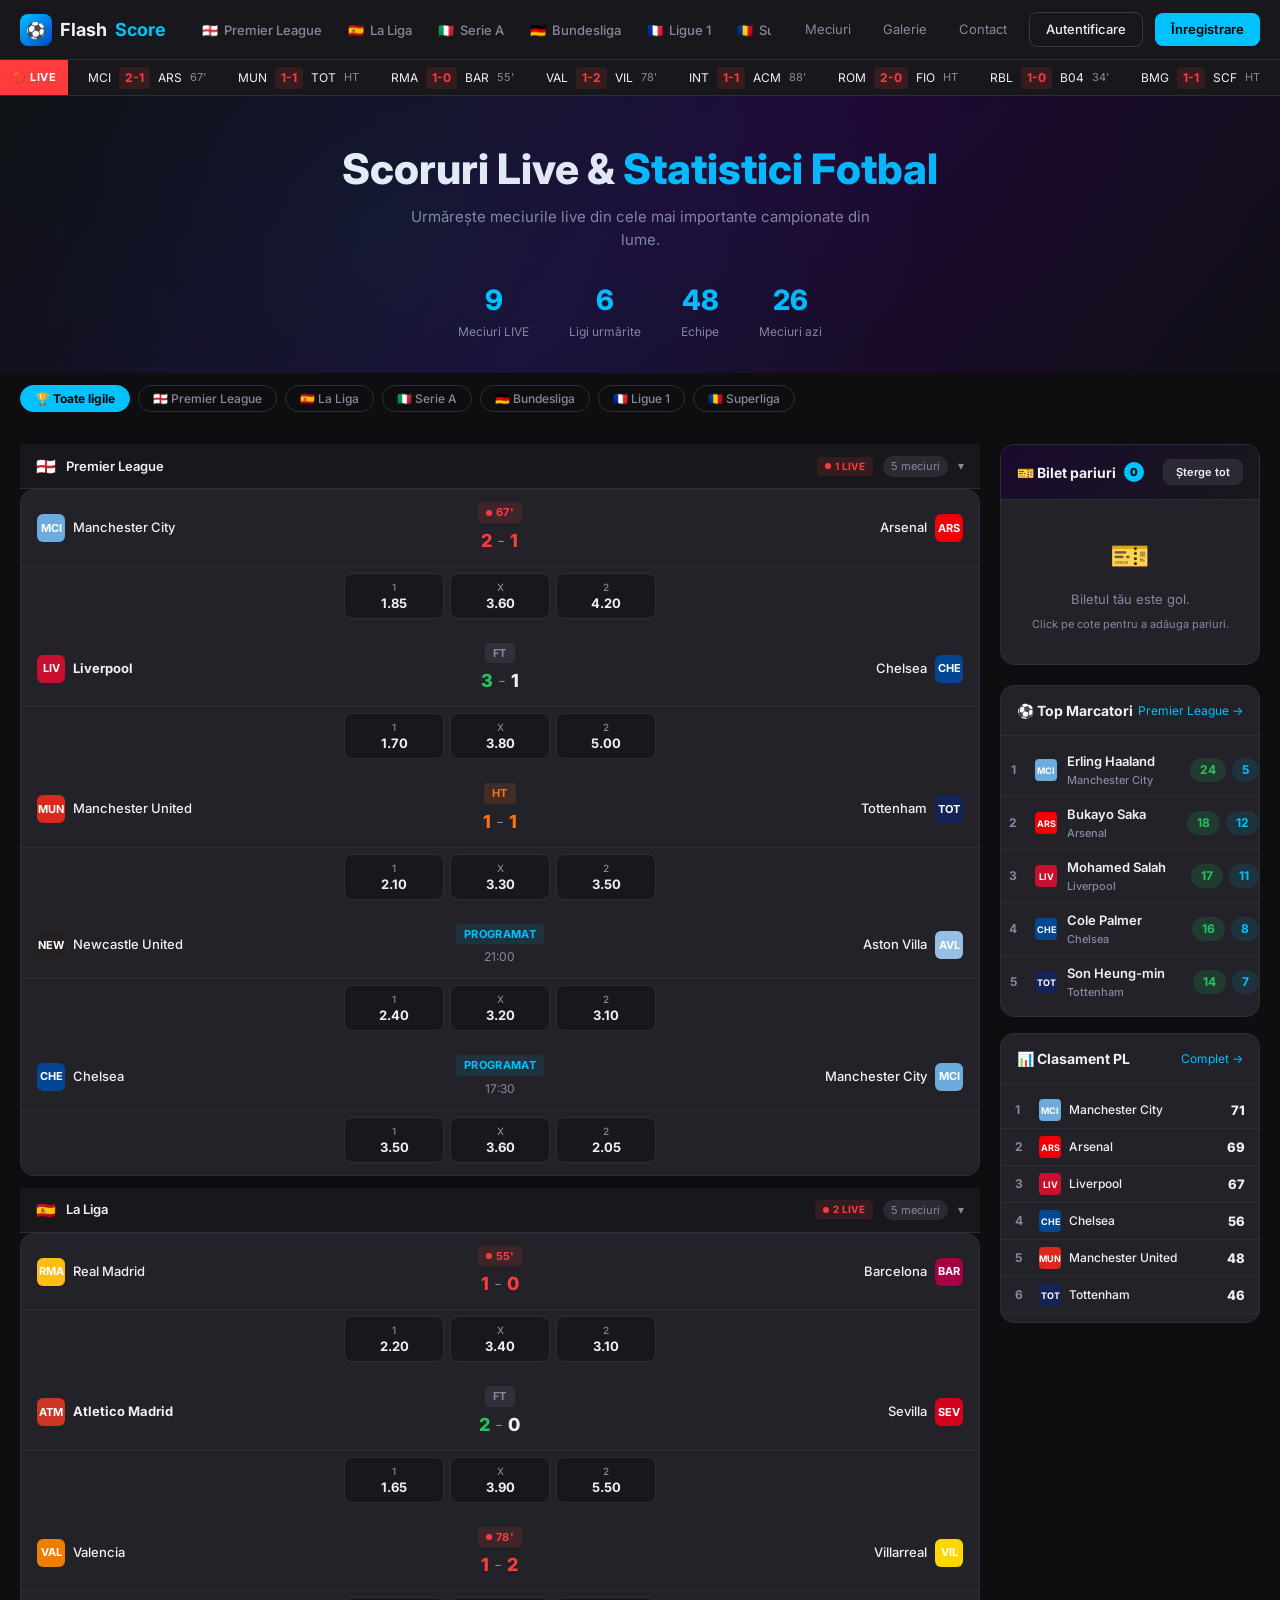
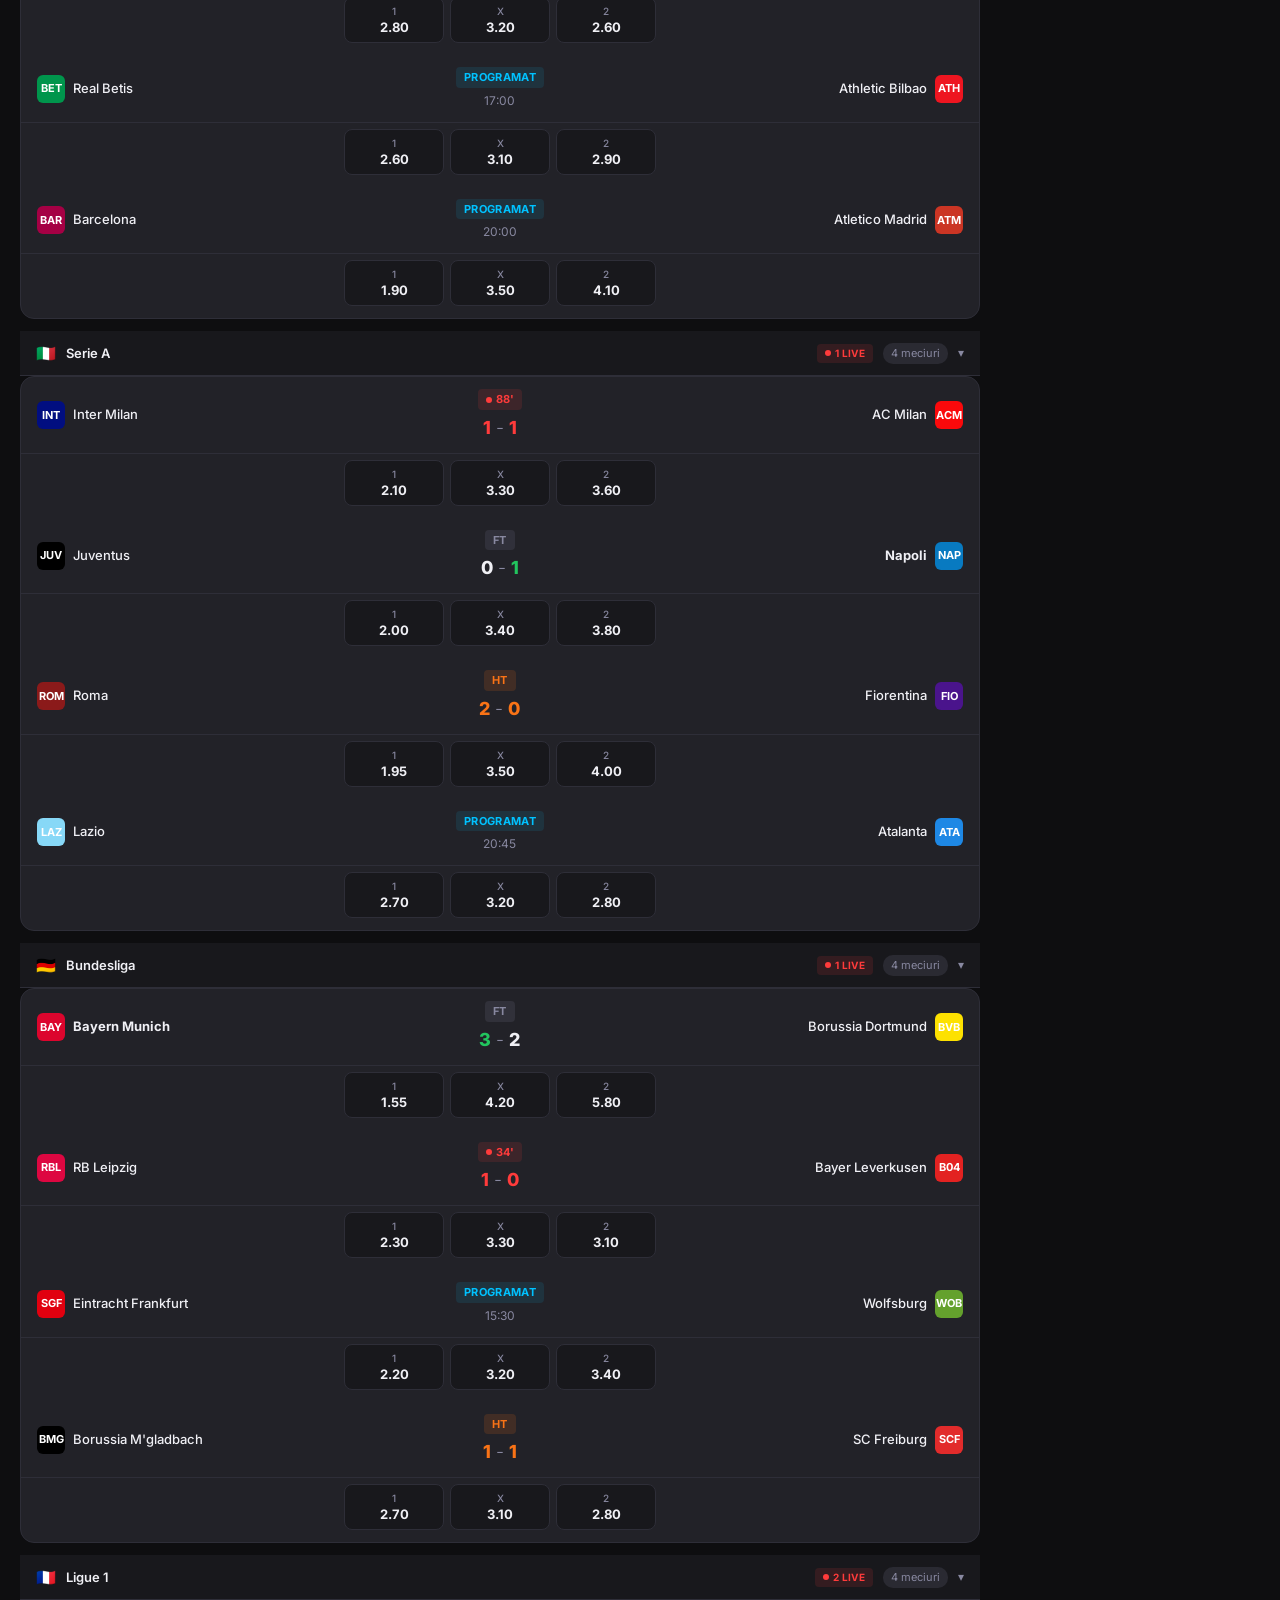
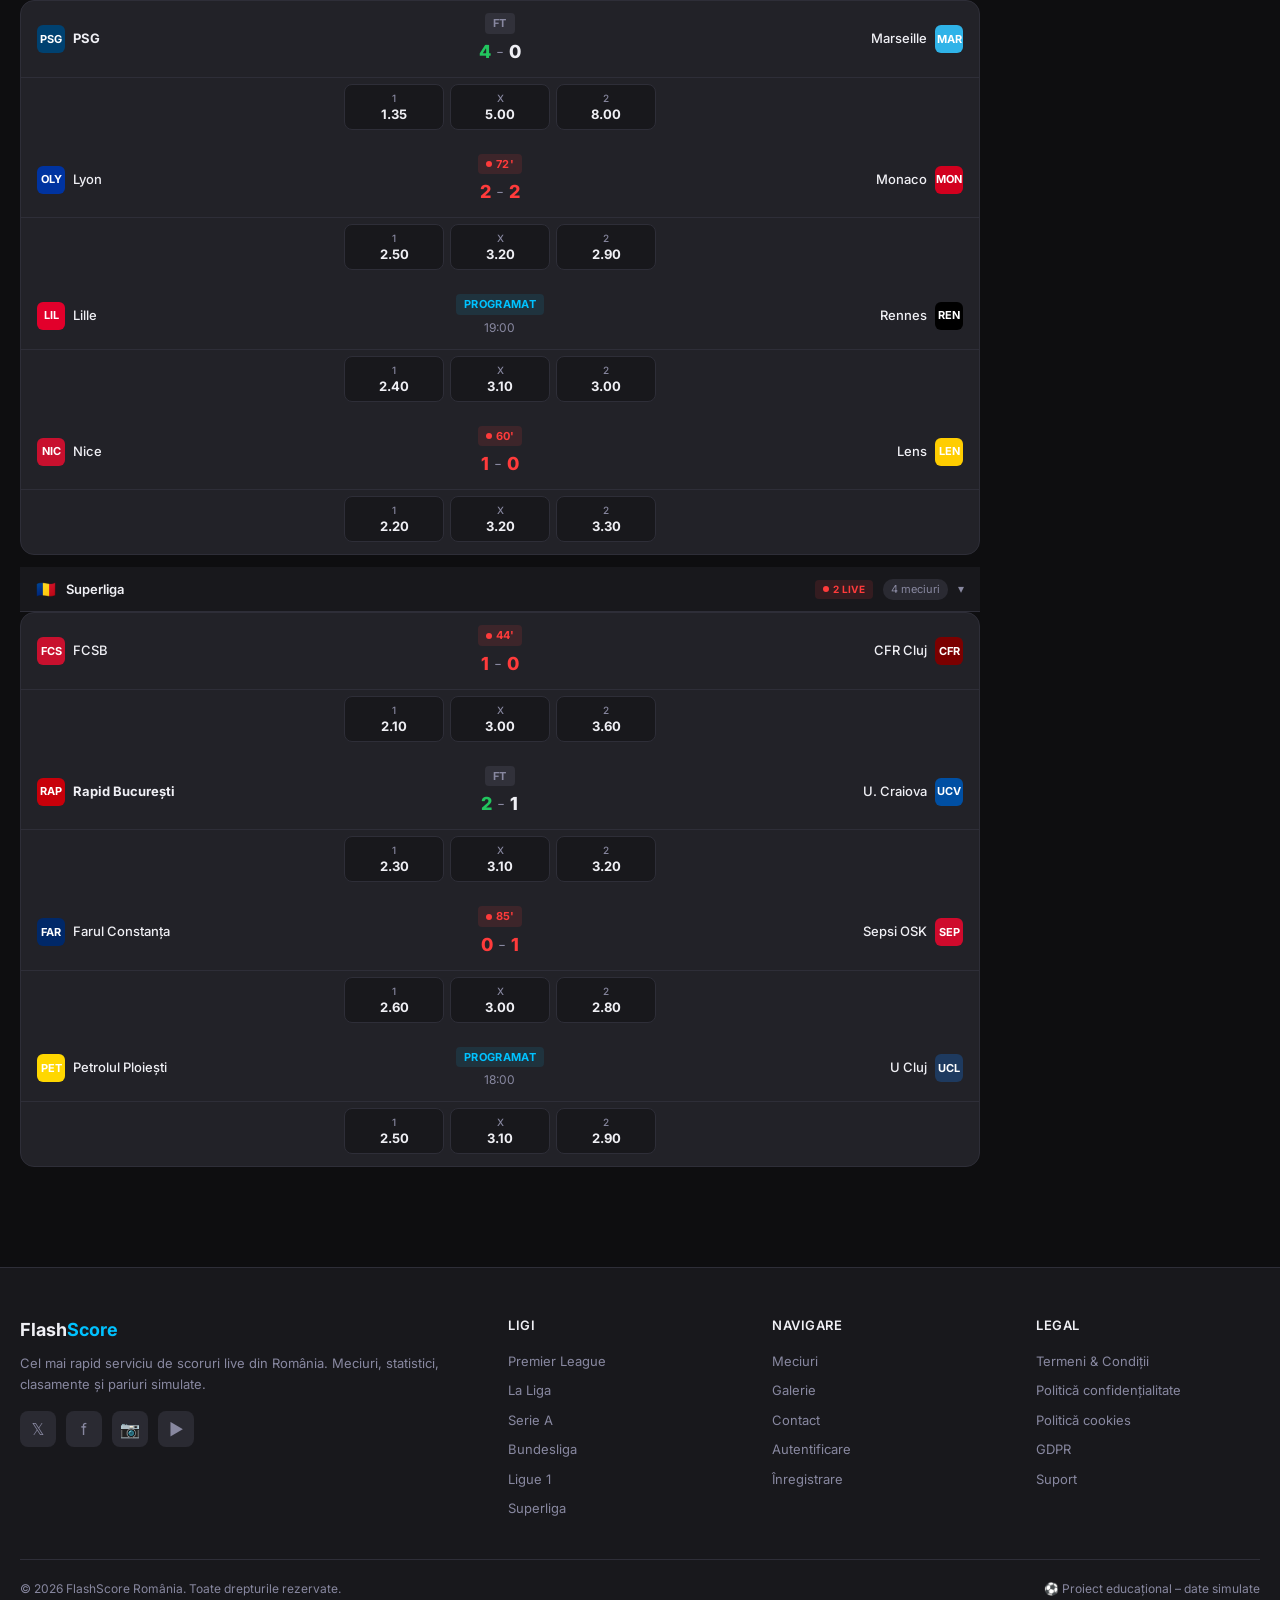
<file: index.html>
<!DOCTYPE html>
<html lang="ro">
<head>
  <meta charset="UTF-8">
  <meta name="viewport" content="width=device-width, initial-scale=1.0">
  <title>FlashScore România – Scoruri Live Fotbal</title>
  <link rel="stylesheet" href="css/main.css">
  <link rel="stylesheet" href="css/matches.css">
  <link rel="stylesheet" href="css/league.css">
</head>
<body>

<nav class="navbar"></nav>

<div class="ticker-bar">
  <div class="ticker-label">🔴 LIVE</div>
  <div class="ticker-content"></div>
</div>

<div class="page-wrapper">
  <!-- Hero -->
  <section class="hero">
    <div class="hero-title">Scoruri Live &amp; <span>Statistici Fotbal</span></div>
    <p class="hero-subtitle">Urmărește meciurile live din cele mai importante campionate din lume.</p>
    <div class="hero-stats">
      <div class="hero-stat"><div class="value" id="stat-live-count">6</div><div class="label">Meciuri LIVE</div></div>
      <div class="hero-stat"><div class="value">6</div><div class="label">Ligi urmărite</div></div>
      <div class="hero-stat"><div class="value">48</div><div class="label">Echipe</div></div>
      <div class="hero-stat"><div class="value">26</div><div class="label">Meciuri azi</div></div>
    </div>
  </section>

  <div class="container">
    <!-- League quick tabs -->
    <div class="filter-row" id="home-league-filter">
      <button class="filter-btn active" data-filter="all">🏆 Toate ligile</button>
      <button class="filter-btn" data-filter="pl">🏴󠁧󠁢󠁥󠁮󠁧󠁿 Premier League</button>
      <button class="filter-btn" data-filter="laliga">🇪🇸 La Liga</button>
      <button class="filter-btn" data-filter="seriea">🇮🇹 Serie A</button>
      <button class="filter-btn" data-filter="bundesliga">🇩🇪 Bundesliga</button>
      <button class="filter-btn" data-filter="ligue1">🇫🇷 Ligue 1</button>
      <button class="filter-btn" data-filter="superliga">🇷🇴 Superliga</button>
    </div>
  </div>

  <div class="layout-main">
    <!-- Matches column -->
    <div>
      <div id="matches-container"></div>
    </div>
    <!-- Sidebar -->
    <div>
      <!-- Betting slip -->
      <div id="betting-slip-mount"></div>

      <!-- Top scorers quick -->
      <div class="card mt-4" style="margin-top:20px">
        <div class="card-header">
          <span style="font-size:14px;font-weight:700">⚽ Top Marcatori</span>
          <a href="league.html?id=pl" style="font-size:12px;color:var(--accent)">Premier League →</a>
        </div>
        <div class="card-body" style="padding:8px 0" id="quick-scorers"></div>
      </div>

      <!-- Standings mini -->
      <div class="card" style="margin-top:16px">
        <div class="card-header">
          <span style="font-size:14px;font-weight:700">📊 Clasament PL</span>
          <a href="league.html?id=pl" style="font-size:12px;color:var(--accent)">Complet →</a>
        </div>
        <div id="mini-standings" style="padding:8px 0"></div>
      </div>
    </div>
  </div>
</div>

<!-- Footer -->
<footer>
  <div class="footer-grid">
    <div>
      <div class="footer-brand-text">Flash<span>Score</span></div>
      <p class="footer-desc">Cel mai rapid serviciu de scoruri live din România. Meciuri, statistici, clasamente și pariuri simulate.</p>
      <div class="social-links">
        <a href="contact.html" class="social-link" title="Twitter">𝕏</a>
        <a href="contact.html" class="social-link" title="Facebook">f</a>
        <a href="contact.html" class="social-link" title="Instagram">📷</a>
        <a href="contact.html" class="social-link" title="YouTube">▶</a>
      </div>
    </div>
    <div class="footer-col">
      <h4>Ligi</h4>
      <ul>
        <li><a href="league.html?id=pl">Premier League</a></li>
        <li><a href="league.html?id=laliga">La Liga</a></li>
        <li><a href="league.html?id=seriea">Serie A</a></li>
        <li><a href="league.html?id=bundesliga">Bundesliga</a></li>
        <li><a href="league.html?id=ligue1">Ligue 1</a></li>
        <li><a href="league.html?id=superliga">Superliga</a></li>
      </ul>
    </div>
    <div class="footer-col">
      <h4>Navigare</h4>
      <ul>
        <li><a href="matches.html">Meciuri</a></li>
        <li><a href="gallery.html">Galerie</a></li>
        <li><a href="contact.html">Contact</a></li>
        <li><a href="login.html">Autentificare</a></li>
        <li><a href="register.html">Înregistrare</a></li>
      </ul>
    </div>
    <div class="footer-col">
      <h4>Legal</h4>
      <ul>
        <li><a href="#">Termeni &amp; Condiții</a></li>
        <li><a href="#">Politică confidențialitate</a></li>
        <li><a href="#">Politică cookies</a></li>
        <li><a href="#">GDPR</a></li>
        <li><a href="contact.html">Suport</a></li>
      </ul>
    </div>
  </div>
  <div class="footer-bottom">
    <span>© 2026 FlashScore România. Toate drepturile rezervate.</span>
    <span>⚽ Proiect educațional – date simulate</span>
  </div>
</footer>

<div id="toast-container"></div>

<script src="js/data.js"></script>
<script src="js/app.js"></script>
<script src="js/matches.js"></script>
<script src="js/betting.js"></script>
<script>
  // Current filter
  let currentFilter = 'all';

  document.addEventListener('DOMContentLoaded', () => {
    // Inject betting slip
    document.getElementById('betting-slip-mount').innerHTML = buildBettingSlip();
    renderBetSlip();

    renderMatchesByFilter('all');
    renderQuickScorers();
    renderMiniStandings();
    simulateLiveUpdates();

    // Filter buttons
    document.querySelectorAll('#home-league-filter .filter-btn').forEach(btn => {
      btn.addEventListener('click', () => {
        document.querySelectorAll('#home-league-filter .filter-btn').forEach(b => b.classList.remove('active'));
        btn.classList.add('active');
        currentFilter = btn.dataset.filter;
        renderMatchesByFilter(currentFilter);
      });
    });

    // Live count
    const liveCount = MATCHES.filter(m => m.status === 'LIVE').length;
    document.getElementById('stat-live-count').textContent = liveCount;
  });

  function renderMatchesByFilter(filter) {
    const container = document.getElementById('matches-container');
    let matches = filter === 'all' ? [...MATCHES] : MATCHES.filter(m => m.leagueId === filter);

    const grouped = {};
    matches.forEach(m => {
      if (!grouped[m.leagueId]) grouped[m.leagueId] = [];
      grouped[m.leagueId].push(m);
    });

    container.innerHTML = Object.entries(grouped).map(([lgId, lgMatches]) => {
      const league = getLeague(lgId);
      const liveCount = lgMatches.filter(m => m.status === 'LIVE').length;
      return `
        <div class="league-section" id="section-${lgId}" style="margin-bottom:12px">
          <div class="league-header" onclick="toggleLeagueSection('${lgId}')">
            <span class="league-flag">${league?.flag || '🏆'}</span>
            <span class="league-name-text">${league?.name || lgId}</span>
            ${liveCount ? `<span class="badge badge-live" style="font-size:10px">${liveCount} LIVE</span>` : ''}
            <span class="league-match-count">${lgMatches.length} meciuri</span>
            <span class="league-toggle-icon">▾</span>
          </div>
          <div class="league-matches matches-wrapper">
            ${lgMatches.map(m => renderMatchCard(m)).join('')}
          </div>
        </div>`;
    }).join('');
  }

  function renderQuickScorers() {
    const container = document.getElementById('quick-scorers');
    if (!container) return;
    const scorers = (TOP_SCORERS['pl'] || []).slice(0, 5);
    const teams = TEAMS['pl'] || [];
    container.innerHTML = scorers.map((s, i) => {
      const team = teams.find(t => t.id === s.teamId);
      return `<div class="player-stat-row">
        <span class="player-rank">${i + 1}</span>
        ${renderTeamLogo(team, 'sm')}
        <div class="player-stat-name">
          <div style="font-size:13px;font-weight:600">${s.player}</div>
          <div class="player-stat-team">${team?.name || ''}</div>
        </div>
        <div class="stat-pills">
          <span class="stat-pill goals">${s.goals}</span>
          <span class="stat-pill assists">${s.assists}</span>
        </div>
      </div>`;
    }).join('');
  }

  function renderMiniStandings() {
    const container = document.getElementById('mini-standings');
    if (!container) return;
    const rows = (STANDINGS['pl'] || []).slice(0, 6);
    const teams = TEAMS['pl'] || [];
    container.innerHTML = rows.map(row => {
      const team = teams.find(t => t.id === row.teamId);
      return `<div style="display:flex;align-items:center;gap:8px;padding:7px 14px;border-bottom:1px solid var(--border)">
        <span style="font-size:12px;font-weight:700;color:var(--text-muted);width:16px">${row.pos}</span>
        ${renderTeamLogo(team, 'sm')}
        <span style="flex:1;font-size:12px;font-weight:500">${team?.name || row.teamId}</span>
        <span style="font-size:13px;font-weight:800">${row.pts}</span>
      </div>`;
    }).join('');
  }
</script>
</body>
</html>
</file>
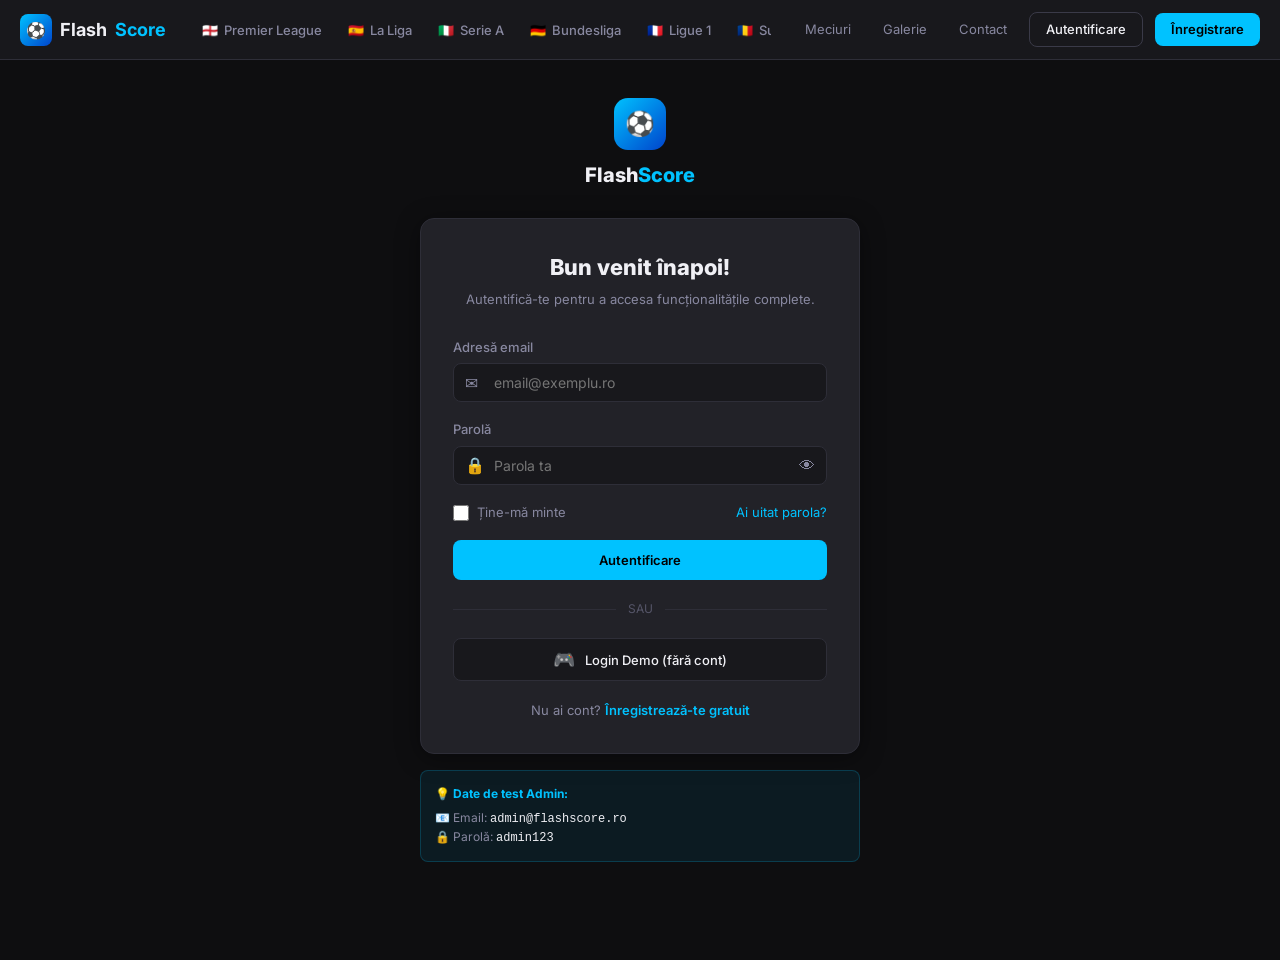
<file: admin.html>
<!DOCTYPE html>
<html lang="ro">
<head>
  <meta charset="UTF-8">
  <meta name="viewport" content="width=device-width, initial-scale=1.0">
  <title>Admin Panel – FlashScore România</title>
  <link rel="stylesheet" href="css/main.css">
  <link rel="stylesheet" href="css/admin.css">
</head>
<body>
<nav class="navbar"></nav>

<div class="page-wrapper no-ticker">
  <div class="admin-layout">
    <!-- Sidebar -->
    <aside class="admin-sidebar">
      <div class="admin-sidebar-title">Admin Panel</div>
      <button class="admin-nav-item active" data-admin-tab="dashboard">
        <span class="admin-nav-icon">📊</span> <span>Dashboard</span>
      </button>
      <button class="admin-nav-item" data-admin-tab="users">
        <span class="admin-nav-icon">👥</span> <span>Utilizatori</span>
      </button>
      <button class="admin-nav-item" data-admin-tab="matches">
        <span class="admin-nav-icon">⚽</span> <span>Meciuri</span>
      </button>
      <button class="admin-nav-item" data-admin-tab="leagues">
        <span class="admin-nav-icon">🏆</span> <span>Ligi</span>
      </button>
      <button class="admin-nav-item" data-admin-tab="bets">
        <span class="admin-nav-icon">🎫</span> <span>Pariuri</span>
      </button>
      <div class="admin-sidebar-divider"></div>
      <a href="index.html" class="admin-nav-item">
        <span class="admin-nav-icon">🏠</span> <span>Site</span>
      </a>
      <button class="admin-nav-item" onclick="logout()">
        <span class="admin-nav-icon">🚪</span> <span>Deconectare</span>
      </button>
    </aside>

    <!-- Main -->
    <main class="admin-main">

      <!-- Dashboard -->
      <div class="admin-page active" id="admin-dashboard">
        <div class="admin-header">
          <div>
            <h2>Dashboard</h2>
            <p>Bun venit! Iată o privire de ansamblu asupra platformei.</p>
          </div>
          <div style="font-size:13px;color:var(--text-muted)" id="admin-date"></div>
        </div>

        <div class="admin-stat-grid">
          <div class="admin-stat-card blue">
            <div class="stat-card-label">Utilizatori totali</div>
            <div class="stat-card-value blue" id="stat-users">0</div>
            <div class="stat-card-trend">+3 această săptămână</div>
            <div class="stat-card-icon">👥</div>
          </div>
          <div class="admin-stat-card green">
            <div class="stat-card-label">Meciuri LIVE</div>
            <div class="stat-card-value green" id="stat-live">0</div>
            <div class="stat-card-trend">Actualizat live</div>
            <div class="stat-card-icon">⚽</div>
          </div>
          <div class="admin-stat-card orange">
            <div class="stat-card-label">Bilete pariuri</div>
            <div class="stat-card-value orange" id="stat-bets">0</div>
            <div class="stat-card-trend">Sesiunea curentă</div>
            <div class="stat-card-icon">🎫</div>
          </div>
          <div class="admin-stat-card red">
            <div class="stat-card-label">Ligi active</div>
            <div class="stat-card-value red" id="stat-leagues">6</div>
            <div class="stat-card-trend">6 campionate</div>
            <div class="stat-card-icon">🏆</div>
          </div>
        </div>

        <div style="display:grid;grid-template-columns:1fr 1fr;gap:20px">
          <!-- Activity -->
          <div class="admin-table-card">
            <div class="admin-table-header"><h3>📋 Activitate recentă</h3></div>
            <div class="activity-log" id="activity-log"></div>
          </div>
          <!-- Chart -->
          <div class="admin-table-card">
            <div class="admin-table-header"><h3>📊 Meciuri per ligă</h3></div>
            <div class="chart-container" id="league-chart"></div>
          </div>
        </div>
      </div>

      <!-- Users -->
      <div class="admin-page" id="admin-users">
        <div class="admin-header">
          <div><h2>👥 Utilizatori</h2><p>Gestionează conturile utilizatorilor.</p></div>
          <button class="btn btn-primary" onclick="openAdminModal('Adaugă Utilizator','<div class=auth-form><div class=form-group><label>Nume</label><input type=text placeholder=\"Numele complet\"></div><div class=form-group><label>Email</label><input type=email placeholder=email></div><div class=form-group><label>Parolă</label><input type=password placeholder=Parola></div></div>',()=>{showToast(\'Utilizator adăugat (simulat) ✓\',\'success\');closeAdminModal();})">
            + Adaugă utilizator
          </button>
        </div>

        <div class="admin-table-card">
          <div class="admin-table-header">
            <h3>Lista utilizatorilor</h3>
            <div class="admin-table-actions">
              <div class="search-bar" style="max-width:220px">
                <span class="search-icon">🔍</span>
                <input type="text" placeholder="Caută utilizator..." oninput="filterUsersTable(this.value)">
              </div>
            </div>
          </div>
          <div style="overflow-x:auto">
            <table class="admin-table">
              <thead>
                <tr>
                  <th>#</th>
                  <th>Nume</th>
                  <th>Email</th>
                  <th>Rol</th>
                  <th>Status</th>
                  <th>Înregistrat</th>
                  <th>Acțiuni</th>
                </tr>
              </thead>
              <tbody id="users-tbody"></tbody>
            </table>
          </div>
        </div>
      </div>

      <!-- Matches -->
      <div class="admin-page" id="admin-matches">
        <div class="admin-header">
          <div><h2>⚽ Meciuri</h2><p>Gestionează meciurile și scorurile.</p></div>
          <div style="display:flex;gap:10px">
            <select id="admin-league-filter" onchange="filterAdminMatches()" style="width:auto;padding:8px 12px;font-size:13px">
              <option value="all">Toate ligile</option>
              ${LEAGUES?.map ? LEAGUES.map(l => `<option value="${l.id}">${l.flag} ${l.name}</option>`).join('') : ''}
            </select>
            <button class="btn btn-primary" onclick="showToast('Adăugare meci simulată ✓','success')">+ Adaugă meci</button>
          </div>
        </div>

        <div class="admin-table-card">
          <div class="admin-table-header"><h3>Lista meciurilor</h3></div>
          <div style="overflow-x:auto">
            <table class="admin-table">
              <thead>
                <tr>
                  <th>ID</th>
                  <th>Ligă</th>
                  <th>Acasă</th>
                  <th>Deplasare</th>
                  <th>Scor</th>
                  <th>Status</th>
                  <th>Data/Ora</th>
                  <th>Acțiuni</th>
                </tr>
              </thead>
              <tbody id="matches-tbody"></tbody>
            </table>
          </div>
        </div>
      </div>

      <!-- Leagues -->
      <div class="admin-page" id="admin-leagues">
        <div class="admin-header"><div><h2>🏆 Ligi</h2><p>Gestionează ligile disponibile.</p></div></div>
        <div style="display:grid;grid-template-columns:repeat(auto-fill,minmax(280px,1fr));gap:16px">
        </div>
      </div>

      <!-- Bets -->
      <div class="admin-page" id="admin-bets">
        <div class="admin-header"><div><h2>🎫 Pariuri</h2><p>Biletele plasate de utilizatori.</p></div></div>
        <div class="admin-table-card">
          <div class="admin-table-header"><h3>Bilete plasate</h3></div>
          <div class="card-body" id="admin-bets-list" style="padding:16px"></div>
        </div>
      </div>

    </main>
  </div>
</div>

<!-- Modal -->
<div class="admin-modal-overlay" id="admin-modal-overlay">
  <div class="admin-modal">
    <div class="admin-modal-header">
      <h3 id="admin-modal-title">Modal</h3>
      <button class="detail-close" onclick="closeAdminModal()">✕</button>
    </div>
    <div class="admin-modal-body" id="admin-modal-body"></div>
    <div class="admin-modal-footer">
      <button class="btn btn-secondary" onclick="closeAdminModal()">Anulare</button>
      <button class="btn btn-primary" id="admin-modal-confirm">Confirmă</button>
    </div>
  </div>
</div>

<div id="toast-container"></div>

<script src="js/data.js"></script>
<script src="js/app.js"></script>
<script src="js/admin.js"></script>
<script>
  document.addEventListener('DOMContentLoaded', () => {
    document.getElementById('admin-date').textContent = new Date().toLocaleDateString('ro-RO', { weekday:'long', year:'numeric', month:'long', day:'numeric' });

    // Leagues admin tab
    const lgGrid = document.querySelector('#admin-leagues .admin-page > div:last-child');
    if (lgGrid && LEAGUES) {
      lgGrid.innerHTML = LEAGUES.map(l => `
        <div class="admin-table-card" style="padding:20px">
          <div style="display:flex;align-items:center;gap:16px;margin-bottom:16px">
            <span style="font-size:36px">${l.flag}</span>
            <div>
              <div style="font-size:16px;font-weight:700">${l.name}</div>
              <div style="font-size:13px;color:var(--text-muted)">${l.country}</div>
            </div>
          </div>
          <div style="display:flex;gap:16px;font-size:13px;margin-bottom:14px">
            <span>⚽ ${MATCHES.filter(m => m.leagueId === l.id).length} meciuri</span>
            <span>👥 ${(TEAMS[l.id] || []).length} echipe</span>
            <span style="color:var(--live-color)">🔴 ${MATCHES.filter(m => m.leagueId === l.id && m.status === 'LIVE').length} live</span>
          </div>
          <div style="display:flex;gap:8px">
            <button class="action-btn edit" onclick="showToast('Editare ligă (simulat)','success')">✏️ Editare</button>
            <a href="league.html?id=${l.id}" class="action-btn view">👁 Vizualizare</a>
          </div>
        </div>`).join('');
    }

    // Bets tab
    const betsList = document.getElementById('admin-bets-list');
    if (betsList) {
      const history = JSON.parse(localStorage.getItem('fs_bet_history') || '[]');
      if (!history.length) {
        betsList.innerHTML = '<p style="color:var(--text-muted);font-size:13px">Nu există bilete plasate în sesiunea curentă.</p>';
      } else {
        betsList.innerHTML = history.map((b, i) => `
          <div class="bet-history-item">
            <div>
              <div style="font-size:13px;font-weight:600">Bilet #${i + 1} · ${b.bets.length} selecții · Cotă: ${b.odds.toFixed(2)}</div>
              <div style="font-size:11px;color:var(--text-muted)">${b.date} · Miză: ${b.stake} RON · Potențial: ${b.potential} RON</div>
            </div>
            <span class="status-badge active">Deschis</span>
          </div>`).join('');
      }
    }
  });

  function filterUsersTable(term) {
    document.querySelectorAll('#users-tbody tr').forEach(row => {
      row.style.display = row.textContent.toLowerCase().includes(term.toLowerCase()) ? '' : 'none';
    });
  }

  function filterAdminMatches() {
    const val = document.getElementById('admin-league-filter').value;
    document.querySelectorAll('#matches-tbody tr').forEach(row => {
      if (val === 'all') row.style.display = '';
      else row.style.display = row.innerHTML.toLowerCase().includes(val) ? '' : 'none';
    });
  }
</script>
</body>
</html>
</file>
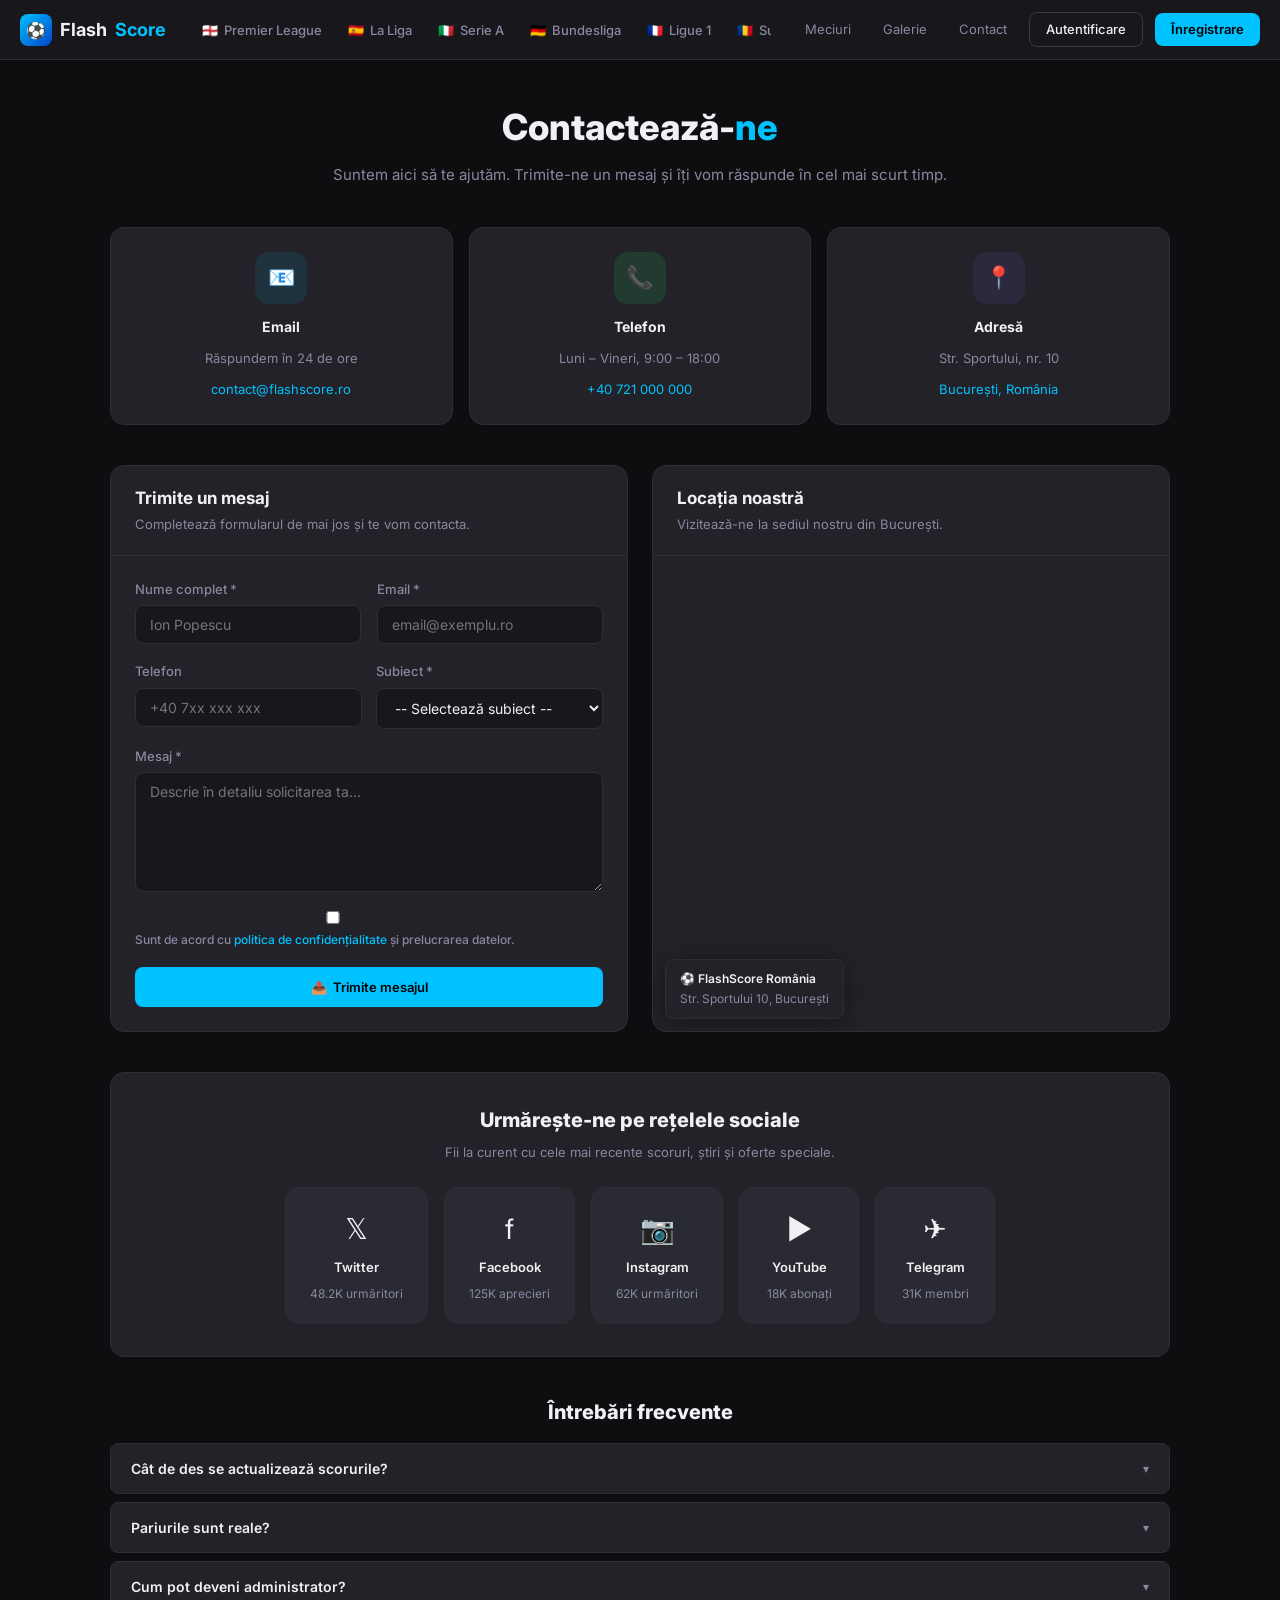
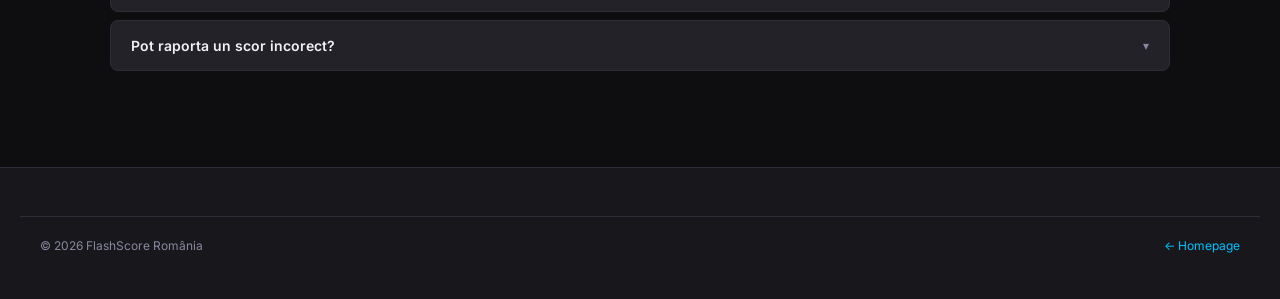
<file: contact.html>
<!DOCTYPE html>
<html lang="ro">
<head>
  <meta charset="UTF-8">
  <meta name="viewport" content="width=device-width, initial-scale=1.0">
  <title>Contact – FlashScore România</title>
  <link rel="stylesheet" href="css/main.css">
  <link rel="stylesheet" href="css/contact.css">
</head>
<body>
<nav class="navbar"></nav>

<div class="page-wrapper no-ticker">
  <div class="contact-page">

    <!-- Hero -->
    <div class="contact-hero">
      <h1>Contactează-<span>ne</span></h1>
      <p>Suntem aici să te ajutăm. Trimite-ne un mesaj și îți vom răspunde în cel mai scurt timp.</p>
    </div>

    <!-- Info Cards -->
    <div class="contact-info-grid">
      <div class="contact-info-card">
        <div class="contact-icon blue">📧</div>
        <h3>Email</h3>
        <p>Răspundem în 24 de ore</p>
        <a href="mailto:contact@flashscore.ro">contact@flashscore.ro</a>
      </div>
      <div class="contact-info-card">
        <div class="contact-icon green">📞</div>
        <h3>Telefon</h3>
        <p>Luni – Vineri, 9:00 – 18:00</p>
        <a href="tel:+40721000000">+40 721 000 000</a>
      </div>
      <div class="contact-info-card">
        <div class="contact-icon purple">📍</div>
        <h3>Adresă</h3>
        <p>Str. Sportului, nr. 10</p>
        <a href="#">București, România</a>
      </div>
    </div>

    <!-- Form + Map -->
    <div class="contact-grid">
      <!-- Form -->
      <div class="contact-form-card">
        <div class="contact-form-header">
          <h2>Trimite un mesaj</h2>
          <p>Completează formularul de mai jos și te vom contacta.</p>
        </div>
        <div class="contact-form-body">
          <form class="contact-form" id="contact-form" novalidate>
            <div class="form-row">
              <div class="form-group">
                <label for="c-name">Nume complet *</label>
                <input type="text" id="c-name" placeholder="Ion Popescu" required>
              </div>
              <div class="form-group">
                <label for="c-email">Email *</label>
                <input type="email" id="c-email" placeholder="email@exemplu.ro" required>
              </div>
            </div>
            <div class="form-subject-row">
              <div class="form-group">
                <label for="c-phone">Telefon</label>
                <input type="tel" id="c-phone" placeholder="+40 7xx xxx xxx">
              </div>
              <div class="form-group">
                <label for="c-subject">Subiect *</label>
                <select id="c-subject" required>
                  <option value="">-- Selectează subiect --</option>
                  <option>Informații generale</option>
                  <option>Problemă tehnică</option>
                  <option>Raportare eroare scor</option>
                  <option>Colaborare/Parteneriat</option>
                  <option>Reclamație</option>
                  <option>Altele</option>
                </select>
              </div>
            </div>
            <div class="form-group">
              <label for="c-message">Mesaj *</label>
              <textarea id="c-message" placeholder="Descrie în detaliu solicitarea ta..." required></textarea>
            </div>
            <div class="form-group" style="flex-direction:row;align-items:center">
              <label class="checkbox-label">
                <input type="checkbox" id="c-gdpr" required>
                <span style="font-size:12px">Sunt de acord cu <a href="#" style="color:var(--accent)">politica de confidențialitate</a> și prelucrarea datelor.</span>
              </label>
            </div>
            <button type="submit" class="btn btn-primary" style="padding:12px 28px">
              <span>📤</span> Trimite mesajul
            </button>
            <div class="contact-success-msg" id="contact-success">
              <span>✅</span>
              <span>Mesajul tău a fost trimis cu succes! Te vom contacta în maxim 24 de ore.</span>
            </div>
          </form>
        </div>
      </div>

      <!-- Map -->
      <div class="map-card">
        <div class="map-card-header">
          <h2>Locația noastră</h2>
          <p>Vizitează-ne la sediul nostru din București.</p>
        </div>
        <div class="map-embed-wrapper">
          <iframe
            src="https://www.google.com/maps/embed?pb=!1m18!1m12!1m3!1d2849.0152569624394!2d26.10252931556695!3d44.43560787910238!2m3!1f0!2f0!3f0!3m2!1i1024!2i768!4f13.1!3m3!1m2!1s0x40b1ff3d3b3b3b3b%3A0x0!2sBucharest%2C%20Romania!5e0!3m2!1sen!2sro!4v1620000000000!5m2!1sen!2sro"
            allowfullscreen=""
            loading="lazy"
            referrerpolicy="no-referrer-when-downgrade"
            title="Locatie FlashScore Romania - Bucuresti">
          </iframe>
          <div class="map-overlay-info">
            <div class="map-address-line">⚽ FlashScore România</div>
            <div class="map-address-sub">Str. Sportului 10, București</div>
          </div>
        </div>
      </div>
    </div>

    <!-- Social Media -->
    <div class="social-section">
      <h2>Urmărește-ne pe rețelele sociale</h2>
      <p>Fii la curent cu cele mai recente scoruri, știri și oferte speciale.</p>
      <div class="social-cards">
        <a href="#" class="social-card twitter">
          <span class="s-icon">𝕏</span>
          <span class="s-name">Twitter</span>
          <span class="s-count">48.2K urmăritori</span>
        </a>
        <a href="#" class="social-card facebook">
          <span class="s-icon">f</span>
          <span class="s-name">Facebook</span>
          <span class="s-count">125K aprecieri</span>
        </a>
        <a href="#" class="social-card instagram">
          <span class="s-icon">📷</span>
          <span class="s-name">Instagram</span>
          <span class="s-count">62K urmăritori</span>
        </a>
        <a href="#" class="social-card youtube">
          <span class="s-icon">▶</span>
          <span class="s-name">YouTube</span>
          <span class="s-count">18K abonați</span>
        </a>
        <a href="#" class="social-card telegram">
          <span class="s-icon">✈️</span>
          <span class="s-name">Telegram</span>
          <span class="s-count">31K membri</span>
        </a>
      </div>
    </div>

    <!-- FAQ -->
    <div class="faq-section">
      <h2>Întrebări frecvente</h2>
      <div class="faq-item">
        <button class="faq-question" onclick="toggleFaq(this)">
          <span>Cât de des se actualizează scorurile?</span>
          <span class="faq-chevron">▾</span>
        </button>
        <div class="faq-answer">Scorurile se actualizează la fiecare 30 secunde pentru meciurile live. Suntem una dintre cele mai rapide platforme de scoruri din România.</div>
      </div>
      <div class="faq-item">
        <button class="faq-question" onclick="toggleFaq(this)">
          <span>Pariurile sunt reale?</span>
          <span class="faq-chevron">▾</span>
        </button>
        <div class="faq-answer">Nu, sistemul de pariuri de pe FlashScore România este exclusiv simulat și educațional. Nu implică bani reali și nu este o platformă de gambling.</div>
      </div>
      <div class="faq-item">
        <button class="faq-question" onclick="toggleFaq(this)">
          <span>Cum pot deveni administrator?</span>
          <span class="faq-chevron">▾</span>
        </button>
        <div class="faq-answer">Rolul de administrator se acordă manual de echipa noastră. Contactează-ne prin formularul de mai sus pentru mai multe informații.</div>
      </div>
      <div class="faq-item">
        <button class="faq-question" onclick="toggleFaq(this)">
          <span>Pot raporta un scor incorect?</span>
          <span class="faq-chevron">▾</span>
        </button>
        <div class="faq-answer">Da! Folosește formularul de contact de mai sus și selectează subiectul "Raportare eroare scor". Echipa noastră va verifica și corecta în cel mai scurt timp.</div>
      </div>
    </div>

  </div>
</div>

<footer>
  <div class="footer-bottom" style="max-width:1280px;margin:0 auto;padding:20px">
    <span>© 2026 FlashScore România</span>
    <a href="index.html" style="color:var(--accent)">← Homepage</a>
  </div>
</footer>

<div id="toast-container"></div>

<script src="js/data.js"></script>
<script src="js/app.js"></script>
<script>
  document.getElementById('contact-form').addEventListener('submit', function(e) {
    e.preventDefault();
    const name = document.getElementById('c-name').value.trim();
    const email = document.getElementById('c-email').value.trim();
    const subject = document.getElementById('c-subject').value;
    const message = document.getElementById('c-message').value.trim();
    const gdpr = document.getElementById('c-gdpr').checked;

    if (!name || !email || !subject || !message) { showToast('Completează toate câmpurile obligatorii!', 'error'); return; }
    if (!gdpr) { showToast('Trebuie să accepți politica de confidențialitate!', 'error'); return; }
    if (!/^[^\s@]+@[^\s@]+\.[^\s@]+$/.test(email)) { showToast('Email invalid!', 'error'); return; }

    // Simulate send
    const btn = this.querySelector('button[type="submit"]');
    btn.textContent = '⏳ Se trimite...';
    btn.disabled = true;
    setTimeout(() => {
      document.getElementById('contact-success').classList.add('show');
      this.reset();
      btn.textContent = '📤 Trimite mesajul';
      btn.disabled = false;
    }, 1500);
  });

  function toggleFaq(btn) {
    const item = btn.closest('.faq-item');
    const isOpen = item.classList.contains('open');
    document.querySelectorAll('.faq-item').forEach(i => i.classList.remove('open'));
    if (!isOpen) item.classList.add('open');
  }
</script>
</body>
</html>
</file>
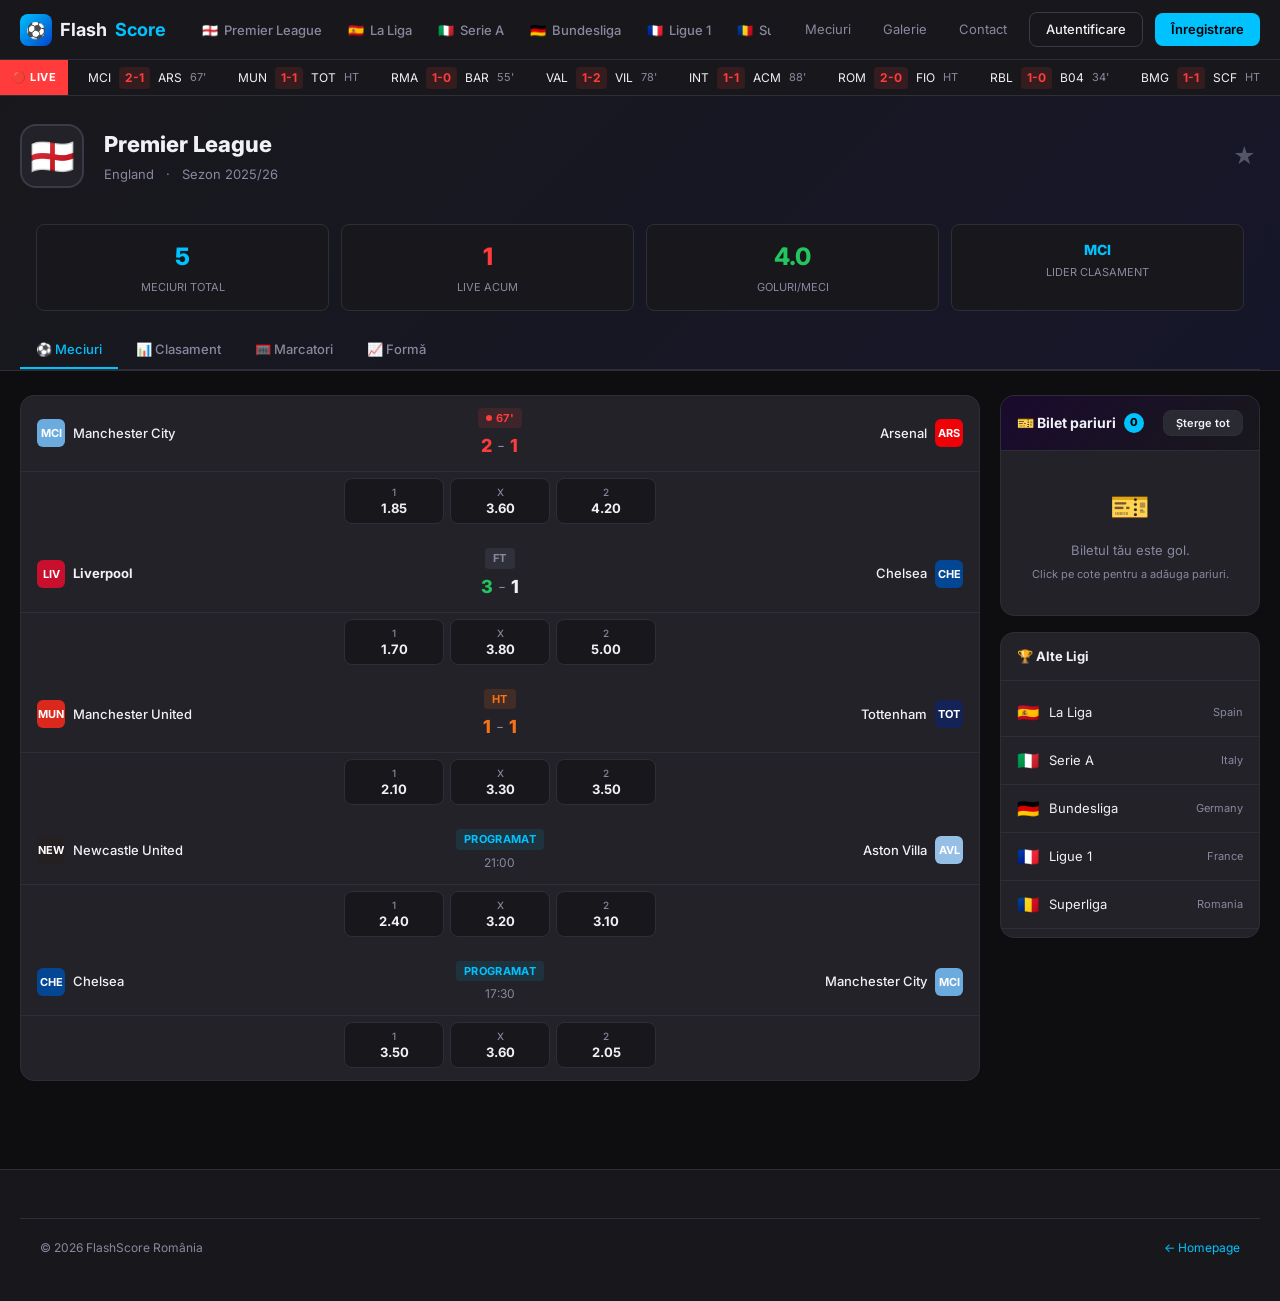
<file: league.html>
<!DOCTYPE html>
<html lang="ro">
<head>
  <meta charset="UTF-8">
  <meta name="viewport" content="width=device-width, initial-scale=1.0">
  <title>Ligă – FlashScore România</title>
  <link rel="stylesheet" href="css/main.css">
  <link rel="stylesheet" href="css/matches.css">
  <link rel="stylesheet" href="css/league.css">
</head>
<body>

<nav class="navbar"></nav>

<div class="ticker-bar">
  <div class="ticker-label">🔴 LIVE</div>
  <div class="ticker-content"></div>
</div>

<div class="page-wrapper">
  <!-- League Banner -->
  <div class="league-banner">
    <div class="league-banner-inner">
      <div class="league-banner-header">
        <div class="league-banner-logo">
          <span class="league-flag-icon" style="font-size:36px"></span>
        </div>
        <div class="league-banner-info">
          <h1>Ligă</h1>
          <div class="league-banner-meta">
            <span class="league-country-text">Țară</span>
            <span>·</span>
            <span>Sezon 2025/26</span>
          </div>
        </div>
        <div class="league-banner-fav">
          <button class="fav-btn" title="Adaugă ligă la favorite" style="font-size:22px">★</button>
        </div>
      </div>

      <!-- Stats row -->
      <div class="league-stats-row" id="league-stats-row"></div>

      <!-- Tabs -->
      <div class="tabs" style="margin-top:4px">
        <button class="tab-btn active" data-tab="league-matches-tab" onclick="switchLeagueTab(this,'league-matches-tab')">⚽ Meciuri</button>
        <button class="tab-btn" data-tab="standings-tab" onclick="switchLeagueTab(this,'standings-tab')">📊 Clasament</button>
        <button class="tab-btn" data-tab="scorers-tab" onclick="switchLeagueTab(this,'scorers-tab')">🥅 Marcatori</button>
        <button class="tab-btn" data-tab="form-tab" onclick="switchLeagueTab(this,'form-tab')">📈 Formă</button>
      </div>
    </div>
  </div>

  <div class="layout-main" style="padding-top:24px">
    <div>
      <div id="league-matches-tab" class="tab-content active"></div>
      <div id="standings-tab" class="tab-content"></div>
      <div id="scorers-tab" class="tab-content"></div>
      <div id="form-tab" class="tab-content"></div>
    </div>

    <div>
      <div id="betting-slip-mount"></div>

      <!-- Other leagues quick nav -->
      <div class="card" style="margin-top:16px">
        <div class="card-header"><span style="font-size:13px;font-weight:700">🏆 Alte Ligi</span></div>
        <div style="padding:8px 0" id="other-leagues"></div>
      </div>
    </div>
  </div>
</div>

<footer>
  <div class="footer-bottom" style="max-width:1280px;margin:0 auto;padding:20px">
    <span>© 2026 FlashScore România</span>
    <a href="index.html" style="color:var(--accent)">← Homepage</a>
  </div>
</footer>

<div id="toast-container"></div>

<script src="js/data.js"></script>
<script src="js/app.js"></script>
<script src="js/matches.js"></script>
<script src="js/betting.js"></script>
<script src="js/league.js"></script>
<script>
  function switchLeagueTab(btn, tabId) {
    document.querySelectorAll('.league-banner .tab-btn').forEach(b => b.classList.remove('active'));
    document.querySelectorAll('.tab-content').forEach(c => c.classList.remove('active'));
    btn.classList.add('active');
    document.getElementById(tabId)?.classList.add('active');
  }

  document.addEventListener('DOMContentLoaded', () => {
    document.getElementById('betting-slip-mount').innerHTML = buildBettingSlip();
    renderBetSlip();
    simulateLiveUpdates();

    // Other leagues nav
    const params = new URLSearchParams(window.location.search);
    const currentId = params.get('id') || 'pl';
    const othersEl = document.getElementById('other-leagues');
    if (othersEl) {
      othersEl.innerHTML = LEAGUES.filter(l => l.id !== currentId).map(l => `
        <a href="league.html?id=${l.id}" style="display:flex;align-items:center;gap:10px;padding:10px 16px;border-bottom:1px solid var(--border);font-size:13px;color:var(--text);transition:background .2s" onmouseover="this.style.background='var(--bg-hover)'" onmouseout="this.style.background=''">
          <span style="font-size:18px">${l.flag}</span>
          <span>${l.name}</span>
          <span style="margin-left:auto;color:var(--text-muted);font-size:11px">${l.country}</span>
        </a>`).join('');
    }
  });
</script>
</body>
</html>
</file>
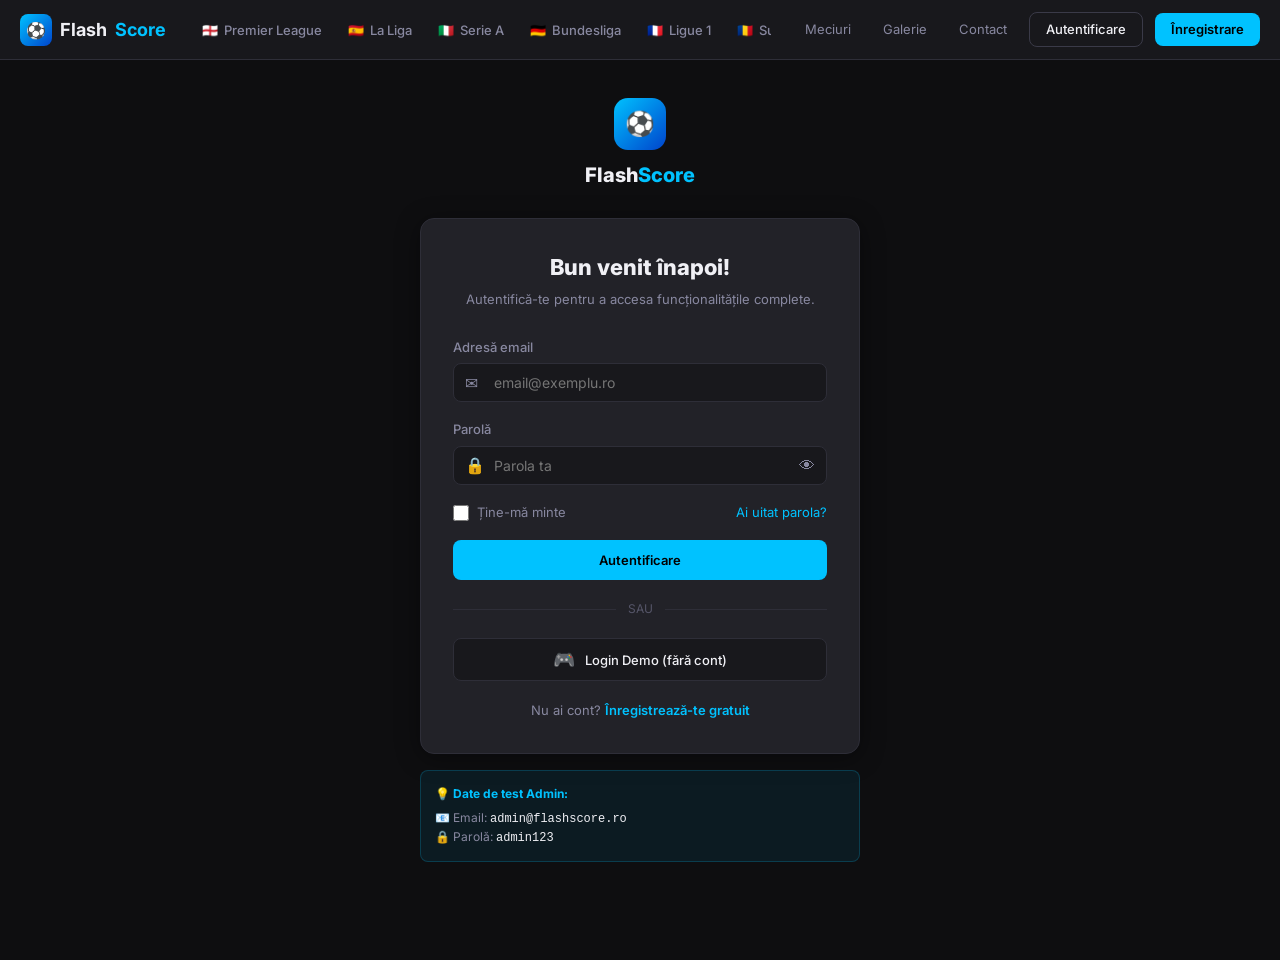
<file: login.html>
<!DOCTYPE html>
<html lang="ro">
<head>
  <meta charset="UTF-8">
  <meta name="viewport" content="width=device-width, initial-scale=1.0">
  <title>Autentificare – FlashScore România</title>
  <link rel="stylesheet" href="css/main.css">
  <link rel="stylesheet" href="css/auth.css">
</head>
<body>
<nav class="navbar"></nav>

<div class="page-wrapper no-ticker" style="display:flex;align-items:center;justify-content:center;min-height:calc(100vh - 60px)">
  <div class="auth-box">
    <div class="auth-logo">
      <div class="auth-logo-icon">⚽</div>
      <div class="auth-logo-text">Flash<span>Score</span></div>
    </div>

    <div class="auth-card">
      <h1 class="auth-title">Bun venit înapoi!</h1>
      <p class="auth-subtitle">Autentifică-te pentru a accesa funcționalitățile complete.</p>

      <form class="auth-form" id="login-form" novalidate>
        <div id="login-error" class="form-error" style="display:none;padding:10px 14px;background:var(--red-dim);border:1px solid var(--red);border-radius:var(--radius)"></div>

        <div class="form-group">
          <label for="login-email">Adresă email</label>
          <div class="input-with-icon">
            <span class="input-icon">✉️</span>
            <input type="email" id="login-email" placeholder="email@exemplu.ro" autocomplete="email" required>
          </div>
        </div>

        <div class="form-group">
          <label for="login-password">Parolă</label>
          <div class="input-with-icon">
            <span class="input-icon">🔒</span>
            <input type="password" id="login-password" placeholder="Parola ta" autocomplete="current-password" required>
            <button type="button" class="toggle-pw" onclick="togglePassword('login-password')" aria-label="Afișează parola">👁</button>
          </div>
        </div>

        <div class="auth-options">
          <label class="checkbox-label">
            <input type="checkbox" id="remember-me"> Ține-mă minte
          </label>
          <a href="#" class="forgot-link">Ai uitat parola?</a>
        </div>

        <button type="submit" class="btn btn-primary btn-full" style="padding:12px">Autentificare</button>
      </form>

      <div class="auth-divider" style="margin:20px 0">SAU</div>

      <button class="btn-google" onclick="demoLogin()">
        <span class="g-icon">🎮</span> Login Demo (fără cont)
      </button>

      <p class="auth-footer-text">
        Nu ai cont? <a href="register.html">Înregistrează-te gratuit</a>
      </p>
    </div>

    <!-- Demo credentials info -->
    <div style="margin-top:16px;background:rgba(0,194,255,0.08);border:1px solid rgba(0,194,255,0.2);border-radius:var(--radius);padding:14px;font-size:12px;color:var(--text-muted)">
      <div style="font-weight:700;color:var(--accent);margin-bottom:6px">💡 Date de test Admin:</div>
      <div>📧 Email: <code style="color:var(--text)">admin@flashscore.ro</code></div>
      <div>🔒 Parolă: <code style="color:var(--text)">admin123</code></div>
    </div>
  </div>
</div>

<div id="toast-container"></div>

<script src="js/data.js"></script>
<script src="js/app.js"></script>
<script src="js/auth.js"></script>
<script>
  // Redirect if already logged in
  document.addEventListener('DOMContentLoaded', () => {
    if (isLoggedIn()) window.location.href = 'index.html';
  });

  function demoLogin() {
    const demoUser = { name: 'Demo User', email: 'demo@flashscore.ro', role: 'user', joined: '2026-04-17' };
    localStorage.setItem('fs_user', JSON.stringify(demoUser));
    showToast('Logat ca Demo User ✓', 'success');
    setTimeout(() => window.location.href = 'index.html', 800);
  }
</script>
</body>
</html>
</file>
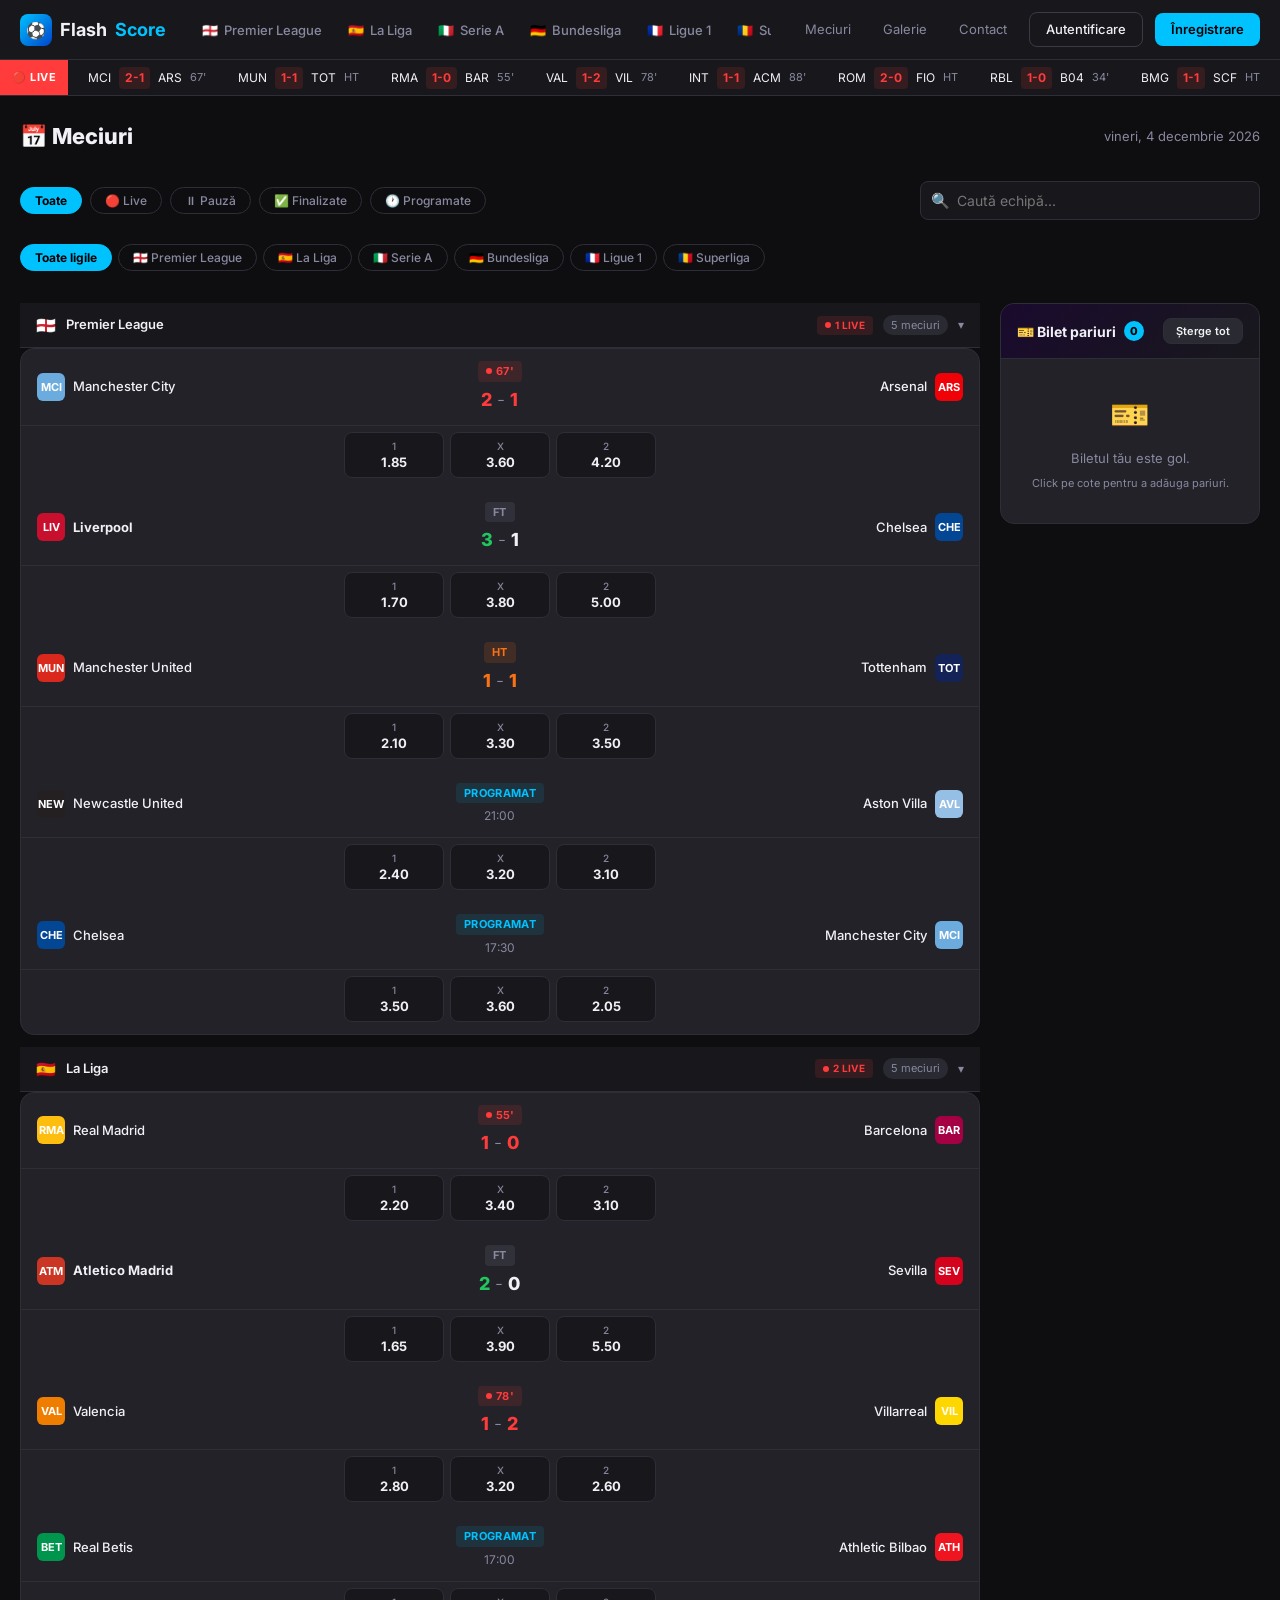
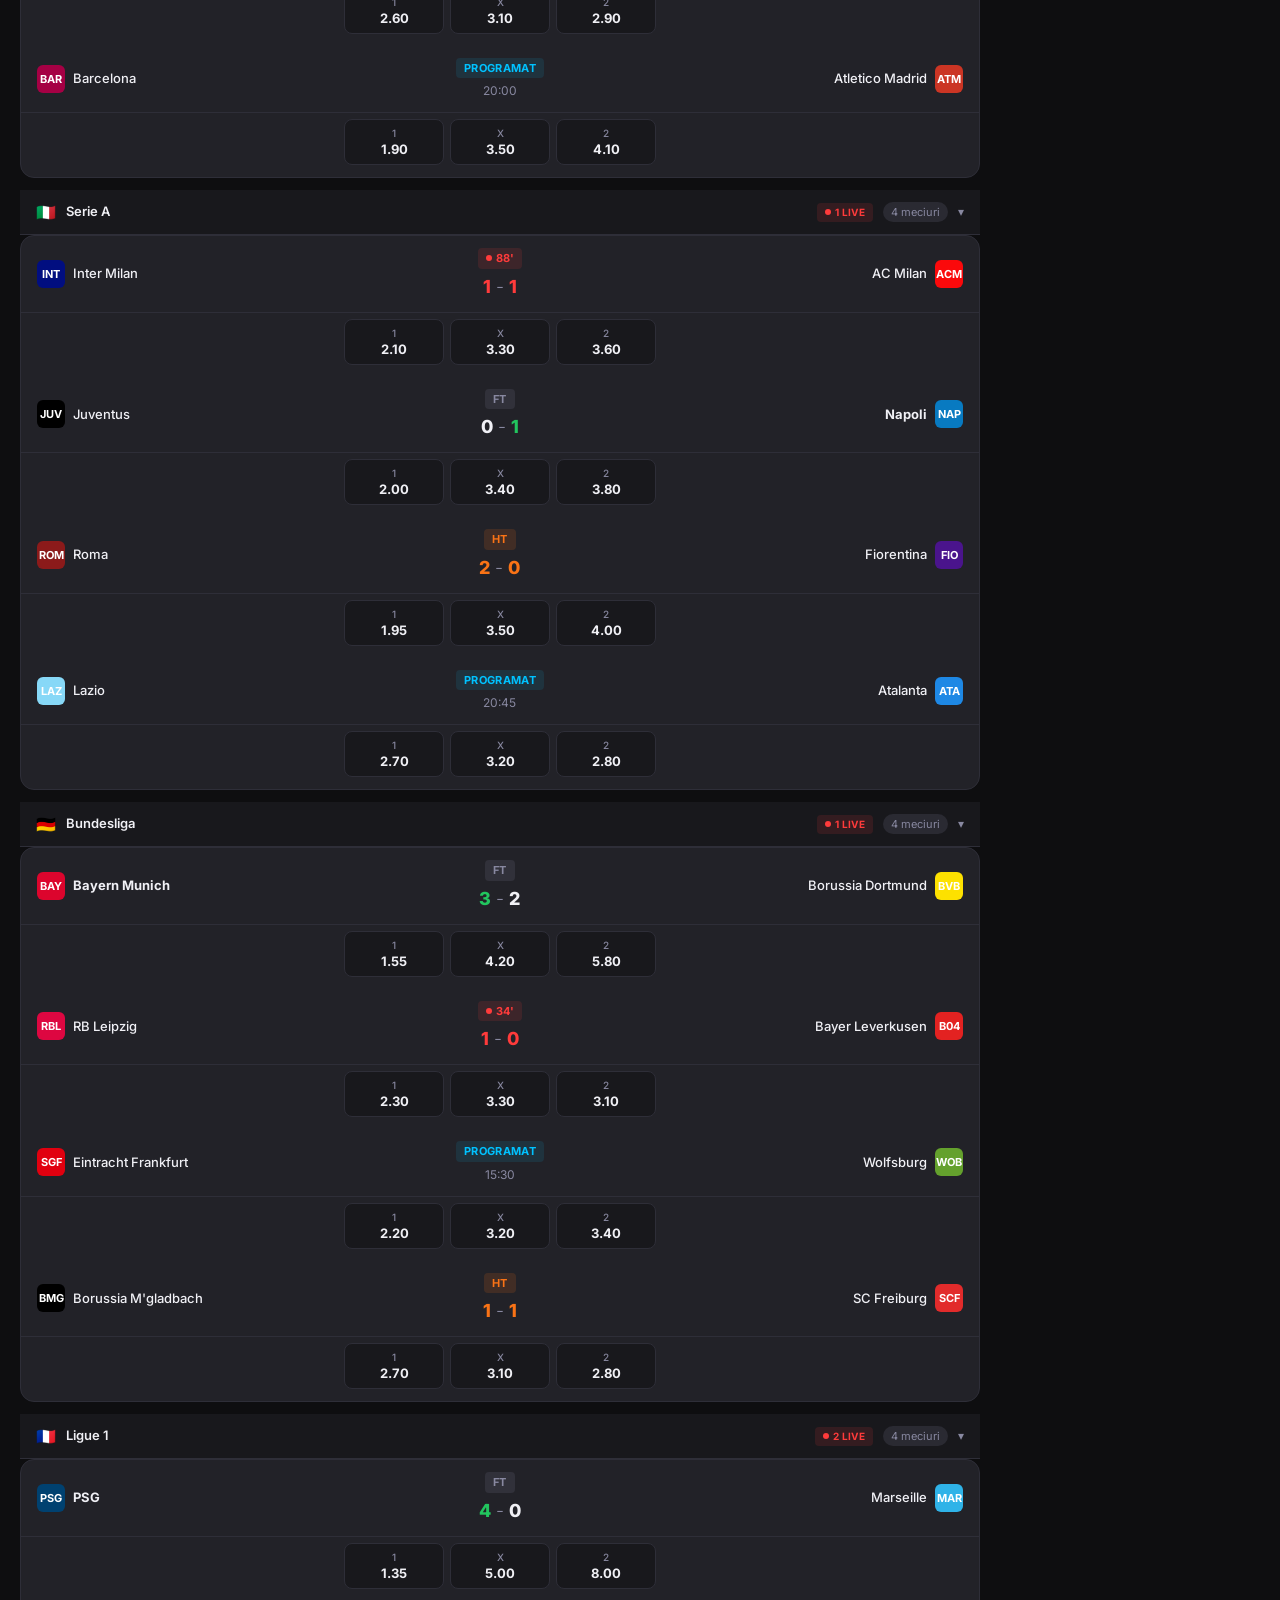
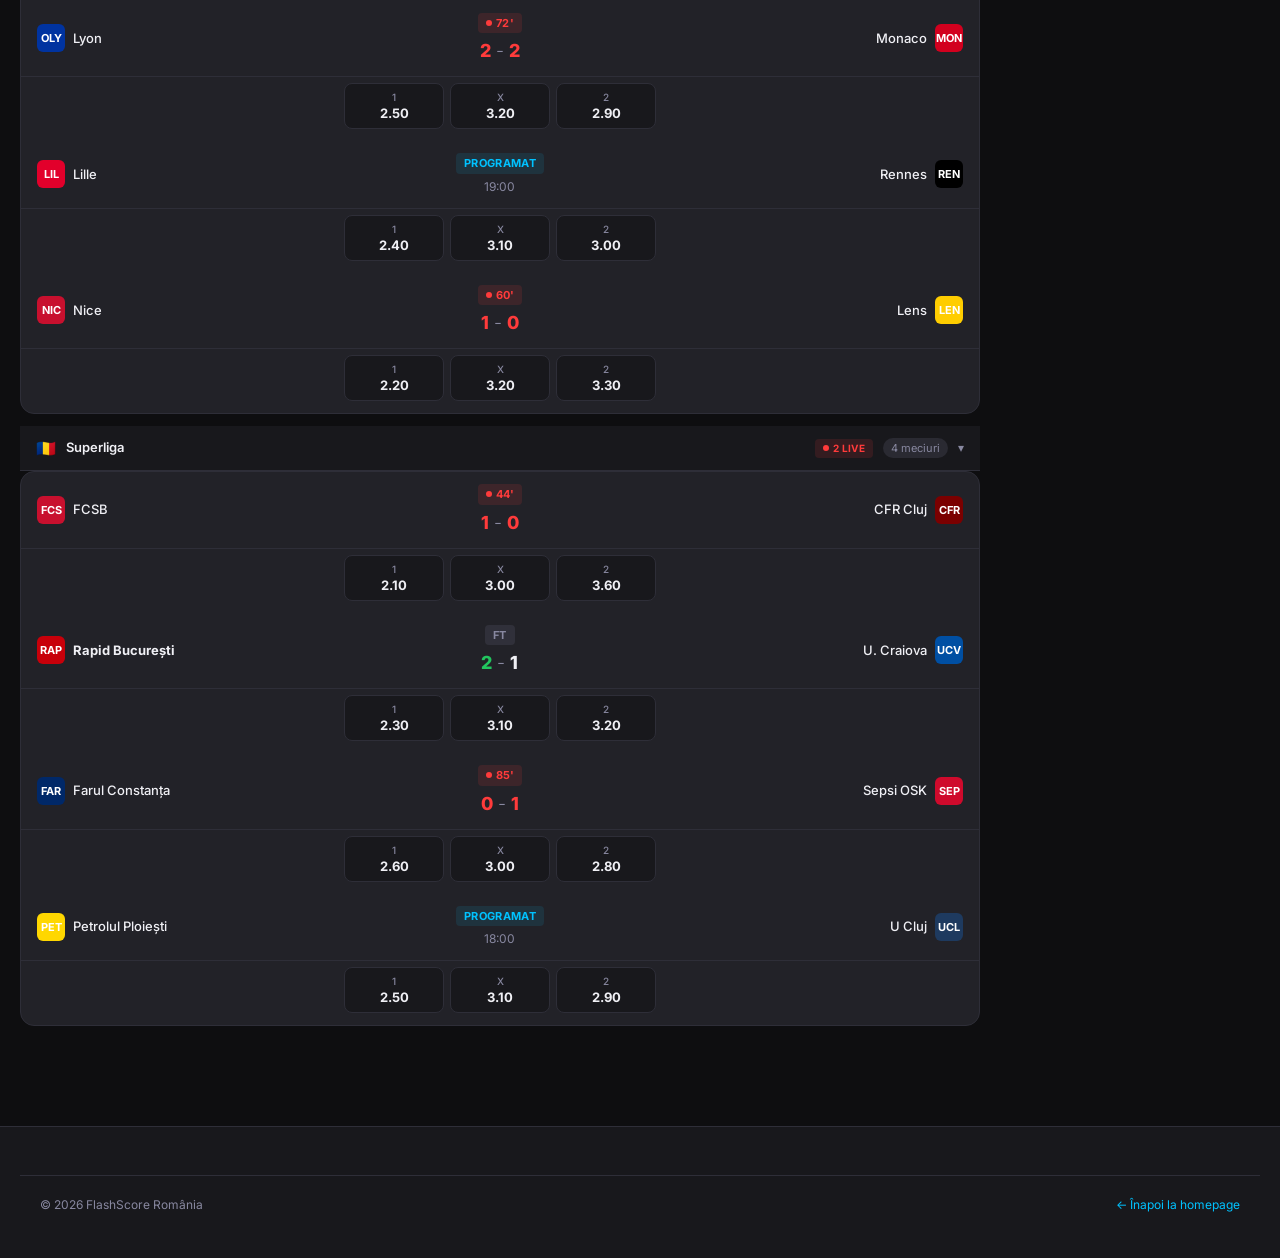
<file: matches.html>
<!DOCTYPE html>
<html lang="ro">
<head>
  <meta charset="UTF-8">
  <meta name="viewport" content="width=device-width, initial-scale=1.0">
  <title>Meciuri – FlashScore România</title>
  <link rel="stylesheet" href="css/main.css">
  <link rel="stylesheet" href="css/matches.css">
</head>
<body>

<nav class="navbar"></nav>

<div class="ticker-bar">
  <div class="ticker-label">🔴 LIVE</div>
  <div class="ticker-content"></div>
</div>

<div class="page-wrapper">
  <div class="container" style="padding-top:24px">
    <div style="display:flex;align-items:center;justify-content:space-between;margin-bottom:16px;flex-wrap:wrap;gap:12px">
      <h1 style="font-size:22px;font-weight:800">📅 Meciuri</h1>
      <div style="font-size:13px;color:var(--text-muted)" id="today-date"></div>
    </div>

    <!-- Filters + Search -->
    <div class="filter-row" style="justify-content:space-between">
      <div style="display:flex;gap:8px;flex-wrap:wrap" id="status-filters">
        <button class="filter-btn active" data-filter="all">Toate</button>
        <button class="filter-btn" data-filter="live">🔴 Live</button>
        <button class="filter-btn" data-filter="ht">⏸ Pauză</button>
        <button class="filter-btn" data-filter="ft">✅ Finalizate</button>
        <button class="filter-btn" data-filter="upcoming">🕐 Programate</button>
      </div>
      <div class="search-bar">
        <span class="search-icon">🔍</span>
        <input type="text" id="team-search" placeholder="Caută echipă...">
      </div>
    </div>

    <!-- League filter pills -->
    <div class="filter-row" style="gap:6px;margin-top:0" id="league-filter-pills">
      <button class="filter-btn active" data-league="all">Toate ligile</button>
    </div>
  </div>

  <div class="layout-main">
    <div>
      <div id="matches-container"></div>
    </div>
    <div id="betting-slip-mount"></div>
  </div>
</div>

<footer>
  <div class="footer-bottom" style="max-width:1280px;margin:0 auto;padding:20px">
    <span>© 2026 FlashScore România</span>
    <span><a href="index.html" style="color:var(--accent)">← Înapoi la homepage</a></span>
  </div>
</footer>

<div id="toast-container"></div>

<script src="js/data.js"></script>
<script src="js/app.js"></script>
<script src="js/matches.js"></script>
<script src="js/betting.js"></script>
<script>
  let activeStatusFilter = 'all';
  let activeLeagueFilter = 'all';
  let searchTerm = '';

  document.addEventListener('DOMContentLoaded', () => {
    // Date
    document.getElementById('today-date').textContent = new Date().toLocaleDateString('ro-RO', { weekday: 'long', year: 'numeric', month: 'long', day: 'numeric' });

    // Betting slip
    document.getElementById('betting-slip-mount').innerHTML = buildBettingSlip();
    renderBetSlip();

    // Build league pills
    const pillsContainer = document.getElementById('league-filter-pills');
    LEAGUES.forEach(l => {
      const btn = document.createElement('button');
      btn.className = 'filter-btn';
      btn.dataset.league = l.id;
      btn.innerHTML = `${l.flag} ${l.name}`;
      pillsContainer.appendChild(btn);
    });

    // League filter
    document.querySelectorAll('#league-filter-pills .filter-btn').forEach(btn => {
      btn.addEventListener('click', () => {
        document.querySelectorAll('#league-filter-pills .filter-btn').forEach(b => b.classList.remove('active'));
        btn.classList.add('active');
        activeLeagueFilter = btn.dataset.league;
        applyFilters();
      });
    });

    // Status filter
    document.querySelectorAll('#status-filters .filter-btn').forEach(btn => {
      btn.addEventListener('click', () => {
        document.querySelectorAll('#status-filters .filter-btn').forEach(b => b.classList.remove('active'));
        btn.classList.add('active');
        activeStatusFilter = btn.dataset.filter;
        applyFilters();
      });
    });

    // Search
    document.getElementById('team-search').addEventListener('input', (e) => {
      searchTerm = e.target.value.trim();
      applyFilters();
    });

    applyFilters();
    simulateLiveUpdates();
  });

  function applyFilters() {
    let filtered = [...liveMatches];

    // League filter
    if (activeLeagueFilter !== 'all') filtered = filtered.filter(m => m.leagueId === activeLeagueFilter);

    // Status filter
    if (activeStatusFilter === 'live')     filtered = filtered.filter(m => m.status === 'LIVE');
    if (activeStatusFilter === 'ht')       filtered = filtered.filter(m => m.status === 'HT');
    if (activeStatusFilter === 'ft')       filtered = filtered.filter(m => m.status === 'FT');
    if (activeStatusFilter === 'upcoming') filtered = filtered.filter(m => m.status === 'NS');

    // Search
    if (searchTerm) {
      const q = searchTerm.toLowerCase();
      filtered = filtered.filter(m => {
        const teams = TEAMS[m.leagueId] || [];
        const h = teams.find(t => t.id === m.homeTeam);
        const a = teams.find(t => t.id === m.awayTeam);
        return h?.name.toLowerCase().includes(q) || a?.name.toLowerCase().includes(q);
      });
    }

    const container = document.getElementById('matches-container');
    if (!filtered.length) {
      container.innerHTML = `<div style="padding:60px 20px;text-align:center;color:var(--text-muted)">
        <div style="font-size:48px;margin-bottom:16px">⚽</div>
        <p style="font-size:16px;font-weight:600;margin-bottom:8px">Niciun meci găsit</p>
        <p style="font-size:13px">Încearcă un alt filtru sau termen de căutare.</p>
      </div>`;
      return;
    }

    // Group by league
    const grouped = {};
    filtered.forEach(m => {
      if (!grouped[m.leagueId]) grouped[m.leagueId] = [];
      grouped[m.leagueId].push(m);
    });

    container.innerHTML = Object.entries(grouped).map(([lgId, matches]) => {
      const league = getLeague(lgId);
      const liveCount = matches.filter(m => m.status === 'LIVE').length;
      return `
        <div class="league-section" id="section-${lgId}" style="margin-bottom:12px">
          <div class="league-header" onclick="toggleLeagueSection('${lgId}')">
            <span class="league-flag">${league?.flag || '🏆'}</span>
            <span class="league-name-text">${league?.name || lgId}</span>
            ${liveCount ? `<span class="badge badge-live" style="font-size:10px">${liveCount} LIVE</span>` : ''}
            <span class="league-match-count">${matches.length} meciuri</span>
            <span class="league-toggle-icon">▾</span>
          </div>
          <div class="league-matches matches-wrapper">
            ${matches.map(m => renderMatchCard(m)).join('')}
          </div>
        </div>`;
    }).join('');
  }
</script>
</body>
</html>
</file>
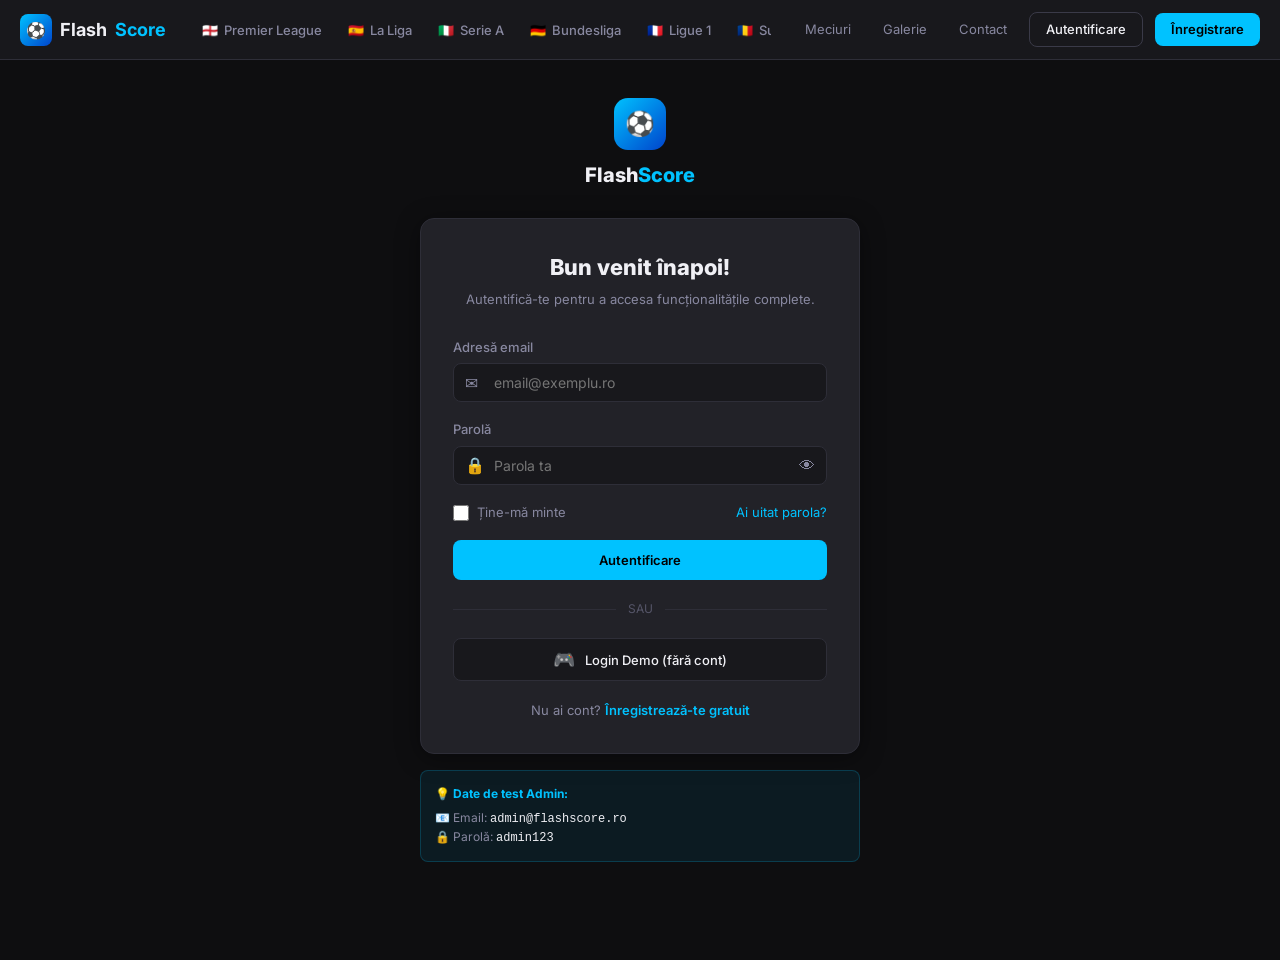
<file: profile.html>
<!DOCTYPE html>
<html lang="ro">
<head>
  <meta charset="UTF-8">
  <meta name="viewport" content="width=device-width, initial-scale=1.0">
  <title>Profilul meu – FlashScore România</title>
  <link rel="stylesheet" href="css/main.css">
  <link rel="stylesheet" href="css/auth.css">
</head>
<body>
<nav class="navbar"></nav>

<div class="page-wrapper no-ticker">
  <!-- Profile Header -->
  <div class="profile-header">
    <div class="profile-header-inner">
      <div class="profile-avatar" id="profile-avatar-letter">U</div>
      <div class="profile-meta">
        <h1 id="profile-name">Se încarcă...</h1>
        <p id="profile-email"></p>
        <p id="profile-joined" style="font-size:12px;color:var(--text-muted);margin-top:2px"></p>
        <div class="profile-badges">
          <span class="profile-badge">⚽ Fan fotbal</span>
          <span class="profile-badge">🎫 Parior</span>
          <span class="profile-badge" id="admin-badge" style="display:none;color:var(--accent);border-color:var(--accent)">⚙️ Admin</span>
        </div>
      </div>
      <div style="margin-left:auto;display:flex;gap:10px;flex-wrap:wrap">
        <a href="index.html" class="btn btn-secondary">← Înapoi</a>
        <a href="admin.html" class="btn btn-secondary" id="admin-link" style="display:none">⚙️ Admin Panel</a>
        <button onclick="logout()" class="btn btn-danger">Deconectare</button>
      </div>
    </div>
  </div>

  <!-- Tabs -->
  <div style="max-width:1000px;margin:0 auto;padding:0 20px">
    <div class="tabs" style="margin-bottom:24px">
      <button class="tab-btn active" onclick="switchProfileTab(this,'tab-overview')">📊 Prezentare</button>
      <button class="tab-btn" onclick="switchProfileTab(this,'tab-favorites')">⭐ Favorite</button>
      <button class="tab-btn" onclick="switchProfileTab(this,'tab-bets')">🎫 Pariuri</button>
      <button class="tab-btn" onclick="switchProfileTab(this,'tab-edit')">✏️ Editare profil</button>
    </div>
  </div>

  <div style="max-width:1000px;margin:0 auto;padding:0 20px 60px">
    <!-- Overview tab -->
    <div id="tab-overview" class="tab-content active">
      <div style="display:grid;grid-template-columns:repeat(3,1fr);gap:16px;margin-bottom:24px">
        <div class="card" style="text-align:center;padding:20px">
          <div style="font-size:32px;font-weight:800;color:var(--accent)" id="ov-fav-teams">0</div>
          <div style="font-size:13px;color:var(--text-muted);margin-top:4px">Echipe favorite</div>
        </div>
        <div class="card" style="text-align:center;padding:20px">
          <div style="font-size:32px;font-weight:800;color:var(--green)" id="ov-fav-leagues">0</div>
          <div style="font-size:13px;color:var(--text-muted);margin-top:4px">Ligi favorite</div>
        </div>
        <div class="card" style="text-align:center;padding:20px">
          <div style="font-size:32px;font-weight:800;color:var(--yellow)" id="ov-bets-count">0</div>
          <div style="font-size:13px;color:var(--text-muted);margin-top:4px">Bilete plasate</div>
        </div>
      </div>
      <div class="card">
        <div class="card-header"><span style="font-weight:700">🎯 Activitate recentă</span></div>
        <div class="card-body" style="color:var(--text-muted);font-size:13px">
          <div style="display:flex;align-items:center;gap:12px;padding:8px 0;border-bottom:1px solid var(--border)">
            <span>⭐</span> <span>Ai adăugat Manchester City la favorite</span> <span style="margin-left:auto;font-size:11px">Azi</span>
          </div>
          <div style="display:flex;align-items:center;gap:12px;padding:8px 0;border-bottom:1px solid var(--border)">
            <span>🎫</span> <span>Bilet pariat · 3 selecții · Cotă 5.20</span> <span style="margin-left:auto;font-size:11px">Ieri</span>
          </div>
          <div style="display:flex;align-items:center;gap:12px;padding:8px 0">
            <span>👤</span> <span>Cont creat cu succes</span> <span style="margin-left:auto;font-size:11px">2026</span>
          </div>
        </div>
      </div>
    </div>

    <!-- Favorites tab -->
    <div id="tab-favorites" class="tab-content">
      <div class="card" style="margin-bottom:20px">
        <div class="card-header">
          <span style="font-weight:700">🏆 Echipe favorite</span>
          <a href="matches.html" style="font-size:12px;color:var(--accent)">Adaugă din meciuri →</a>
        </div>
        <div class="card-body" id="fav-teams-container">Se încarcă...</div>
      </div>
      <div class="card">
        <div class="card-header">
          <span style="font-weight:700">🌍 Ligi favorite</span>
        </div>
        <div class="card-body" id="fav-leagues-container">Se încarcă...</div>
      </div>
    </div>

    <!-- Bets tab -->
    <div id="tab-bets" class="tab-content">
      <div class="card">
        <div class="card-header">
          <span style="font-weight:700">🎫 Istoricul pariurilor</span>
          <a href="matches.html" style="font-size:12px;color:var(--accent)">Plasează pariuri →</a>
        </div>
        <div class="card-body" id="bet-history-container">Nu ai pariuri.</div>
      </div>
    </div>

    <!-- Edit profile tab -->
    <div id="tab-edit" class="tab-content">
      <div class="edit-profile-card">
        <div class="card-header"><span style="font-weight:700">✏️ Editare profil</span></div>
        <div class="card-body">
          <form class="auth-form" id="edit-profile-form" novalidate>
            <div class="form-group">
              <label>Nume complet</label>
              <div class="input-with-icon">
                <span class="input-icon">👤</span>
                <input type="text" id="edit-name" placeholder="Numele tău complet">
              </div>
            </div>
            <div class="form-group">
              <label>Adresă email</label>
              <div class="input-with-icon">
                <span class="input-icon">✉️</span>
                <input type="email" id="edit-email" placeholder="email@exemplu.ro">
              </div>
            </div>
            <div class="form-group">
              <label>Parolă nouă (opțional)</label>
              <div class="input-with-icon">
                <span class="input-icon">🔒</span>
                <input type="password" id="edit-password" placeholder="Lasă gol pentru a nu schimba">
                <button type="button" class="toggle-pw" onclick="togglePassword('edit-password')">👁</button>
              </div>
            </div>
            <div class="form-group">
              <label>Echipă favorită</label>
              <select id="edit-fav-team">
                <option value="">-- Selectează echipă --</option>
                ${Object.values(TEAMS || {}).flat().map(t => `<option value="${t.id}">${t.name}</option>`).join('')}
              </select>
            </div>
            <button type="submit" class="btn btn-primary" style="padding:10px 24px">Salvează modificările</button>
          </form>
        </div>
      </div>
    </div>
  </div>
</div>

<div id="toast-container"></div>

<script src="js/data.js"></script>
<script src="js/app.js"></script>
<script src="js/auth.js"></script>
<script>
  function switchProfileTab(btn, tabId) {
    document.querySelectorAll('.tab-btn').forEach(b => b.classList.remove('active'));
    document.querySelectorAll('.tab-content').forEach(c => c.classList.remove('active'));
    btn.classList.add('active');
    document.getElementById(tabId)?.classList.add('active');
  }

  document.addEventListener('DOMContentLoaded', () => {
    const user = getUser();
    if (!user) { window.location.href = 'login.html'; return; }
    if (user.role === 'admin') {
      document.getElementById('admin-badge').style.display = 'flex';
    }
    // Overview stats
    document.getElementById('ov-fav-teams').textContent = getFavTeams().length;
    document.getElementById('ov-fav-leagues').textContent = getFavLeagues().length;
    const betHistory = JSON.parse(localStorage.getItem('fs_bet_history') || '[]');
    document.getElementById('ov-bets-count').textContent = betHistory.length;

    // Check for anchor
    if (window.location.hash === '#favorites') {
      document.querySelectorAll('.tab-btn')[1]?.click();
    }
  });
</script>
</body>
</html>
</file>
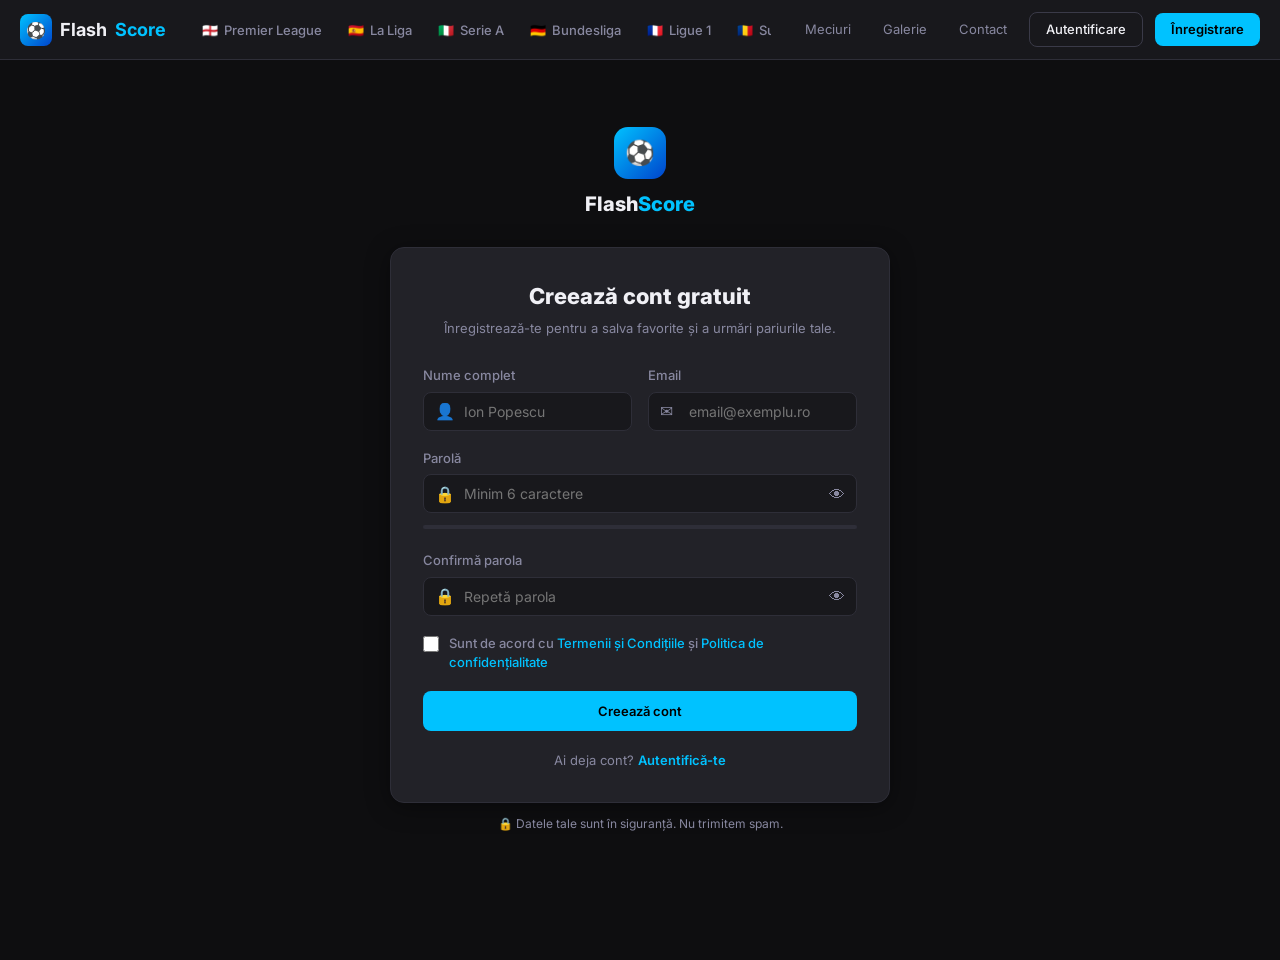
<file: register.html>
<!DOCTYPE html>
<html lang="ro">
<head>
  <meta charset="UTF-8">
  <meta name="viewport" content="width=device-width, initial-scale=1.0">
  <title>Înregistrare – FlashScore România</title>
  <link rel="stylesheet" href="css/main.css">
  <link rel="stylesheet" href="css/auth.css">
</head>
<body>
<nav class="navbar"></nav>

<div class="page-wrapper no-ticker" style="display:flex;align-items:center;justify-content:center;padding:40px 20px;min-height:calc(100vh - 60px)">
  <div class="auth-box" style="max-width:500px">
    <div class="auth-logo">
      <div class="auth-logo-icon">⚽</div>
      <div class="auth-logo-text">Flash<span>Score</span></div>
    </div>

    <div class="auth-card">
      <h1 class="auth-title">Creează cont gratuit</h1>
      <p class="auth-subtitle">Înregistrează-te pentru a salva favorite și a urmări pariurile tale.</p>

      <form class="auth-form" id="register-form" novalidate>
        <div id="reg-error" class="form-error" style="display:none;padding:10px 14px;background:var(--red-dim);border:1px solid var(--red);border-radius:var(--radius)"></div>

        <div class="form-row">
          <div class="form-group">
            <label for="reg-name">Nume complet</label>
            <div class="input-with-icon">
              <span class="input-icon">👤</span>
              <input type="text" id="reg-name" placeholder="Ion Popescu" autocomplete="name" required>
            </div>
          </div>
          <div class="form-group">
            <label for="reg-email">Email</label>
            <div class="input-with-icon">
              <span class="input-icon">✉️</span>
              <input type="email" id="reg-email" placeholder="email@exemplu.ro" autocomplete="email" required>
            </div>
          </div>
        </div>

        <div class="form-group">
          <label for="reg-password">Parolă</label>
          <div class="input-with-icon">
            <span class="input-icon">🔒</span>
            <input type="password" id="reg-password" placeholder="Minim 6 caractere" autocomplete="new-password" required>
            <button type="button" class="toggle-pw" onclick="togglePassword('reg-password')" aria-label="Afișează parola">👁</button>
          </div>
          <div class="password-strength">
            <div class="strength-bar"><div class="strength-fill" id="strength-fill"></div></div>
            <span class="strength-label" id="strength-label"></span>
          </div>
        </div>

        <div class="form-group">
          <label for="reg-confirm">Confirmă parola</label>
          <div class="input-with-icon">
            <span class="input-icon">🔒</span>
            <input type="password" id="reg-confirm" placeholder="Repetă parola" autocomplete="new-password" required>
            <button type="button" class="toggle-pw" onclick="togglePassword('reg-confirm')" aria-label="Afișează parola">👁</button>
          </div>
        </div>

        <div class="form-group" style="flex-direction:row;align-items:flex-start">
          <label class="checkbox-label" style="align-items:flex-start;gap:10px">
            <input type="checkbox" id="reg-terms" style="margin-top:2px">
            <span>Sunt de acord cu <a href="#" style="color:var(--accent)">Termenii și Condițiile</a> și <a href="#" style="color:var(--accent)">Politica de confidențialitate</a></span>
          </label>
        </div>

        <button type="submit" class="btn btn-primary btn-full" style="padding:12px">Creează cont</button>
      </form>

      <p class="auth-footer-text">
        Ai deja cont? <a href="login.html">Autentifică-te</a>
      </p>
    </div>

    <div style="margin-top:12px;text-align:center;font-size:12px;color:var(--text-muted)">
      🔒 Datele tale sunt în siguranță. Nu trimitem spam.
    </div>
  </div>
</div>

<div id="toast-container"></div>

<script src="js/data.js"></script>
<script src="js/app.js"></script>
<script src="js/auth.js"></script>
<script>
  document.addEventListener('DOMContentLoaded', () => {
    if (isLoggedIn()) window.location.href = 'index.html';
  });
</script>
</body>
</html>
</file>
<file: css/main.css>
/* ====================================================
   main.css – Global Styles, Variables, Navbar, Footer
   ==================================================== */

@import url('https://fonts.googleapis.com/css2?family=Inter:wght@300;400;500;600;700&display=swap');

:root {
  --bg:          #0e0e10;
  --bg-surface:  #18181c;
  --bg-card:     #222228;
  --bg-hover:    #2a2a32;
  --border:      #2e2e38;
  --border-light:#3a3a48;
  --text:        #f0f0f5;
  --text-muted:  #8888a0;
  --text-dim:    #555568;
  --accent:      #00c2ff;
  --accent-dark: #0090cc;
  --green:       #22c55e;
  --green-dim:   rgba(34,197,94,0.15);
  --red:         #ef4444;
  --red-dim:     rgba(239,68,68,0.15);
  --orange:      #f97316;
  --orange-dim:  rgba(249,115,22,0.15);
  --yellow:      #facc15;
  --live-color:  #ff3b3b;
  --live-bg:     rgba(255,59,59,0.12);
  --ht-color:    #f97316;
  --ft-color:    #8888a0;
  --navbar-h:    60px;
  --sidebar-w:   260px;
  --radius:      8px;
  --radius-lg:   14px;
  --shadow:      0 4px 24px rgba(0,0,0,0.4);
  --transition:  0.2s ease;
}

*, *::before, *::after { box-sizing: border-box; margin: 0; padding: 0; }

html { scroll-behavior: smooth; }

body {
  font-family: 'Inter', system-ui, sans-serif;
  background: var(--bg);
  color: var(--text);
  font-size: 14px;
  line-height: 1.5;
  min-height: 100vh;
}

a { color: inherit; text-decoration: none; }

img { display: block; max-width: 100%; }

ul { list-style: none; }

button { cursor: pointer; border: none; background: none; font-family: inherit; }

input, select, textarea {
  font-family: inherit;
  font-size: 14px;
  background: var(--bg-surface);
  border: 1px solid var(--border);
  color: var(--text);
  border-radius: var(--radius);
  padding: 10px 14px;
  transition: border-color var(--transition), box-shadow var(--transition);
  width: 100%;
}
input:focus, select:focus, textarea:focus {
  outline: none;
  border-color: var(--accent);
  box-shadow: 0 0 0 3px rgba(0,194,255,0.15);
}

/* ── Scrollbar ─────────────────────────────────────── */
::-webkit-scrollbar { width: 6px; height: 6px; }
::-webkit-scrollbar-track { background: var(--bg); }
::-webkit-scrollbar-thumb { background: var(--border-light); border-radius: 3px; }

/* ── Typography helpers ─────────────────────────────── */
.text-accent   { color: var(--accent); }
.text-muted    { color: var(--text-muted); }
.text-green    { color: var(--green); }
.text-red      { color: var(--red); }
.text-yellow   { color: var(--yellow); }
.text-sm       { font-size: 12px; }
.text-lg       { font-size: 16px; }
.text-xl       { font-size: 20px; }
.font-semibold { font-weight: 600; }
.font-bold     { font-weight: 700; }

/* ── Layout helpers ─────────────────────────────────── */
.flex         { display: flex; }
.flex-col     { flex-direction: column; }
.items-center { align-items: center; }
.justify-between { justify-content: space-between; }
.gap-1        { gap: 4px; }
.gap-2        { gap: 8px; }
.gap-3        { gap: 12px; }
.gap-4        { gap: 16px; }
.mt-1         { margin-top: 4px; }
.mt-2         { margin-top: 8px; }
.mt-3         { margin-top: 12px; }
.mt-4         { margin-top: 16px; }
.hidden       { display: none !important; }

/* ── Navbar ─────────────────────────────────────────── */
.navbar {
  position: fixed;
  top: 0; left: 0; right: 0;
  height: var(--navbar-h);
  background: var(--bg-surface);
  border-bottom: 1px solid var(--border);
  z-index: 1000;
  display: flex;
  align-items: center;
  padding: 0 20px;
  gap: 24px;
}

.navbar-brand {
  display: flex;
  align-items: center;
  gap: 8px;
  font-size: 18px;
  font-weight: 700;
  color: var(--text);
  white-space: nowrap;
}
.navbar-brand .logo-icon {
  width: 32px; height: 32px;
  background: linear-gradient(135deg, var(--accent), #0044cc);
  border-radius: 8px;
  display: flex; align-items: center; justify-content: center;
  font-size: 16px;
}
.navbar-brand span { color: var(--accent); }

.navbar-leagues {
  display: flex;
  align-items: center;
  gap: 2px;
  flex: 1;
  overflow-x: auto;
}
.navbar-leagues::-webkit-scrollbar { height: 0; }

.league-tab {
  display: flex;
  align-items: center;
  gap: 6px;
  padding: 6px 12px;
  border-radius: var(--radius);
  color: var(--text-muted);
  font-size: 13px;
  font-weight: 500;
  cursor: pointer;
  transition: background var(--transition), color var(--transition);
  white-space: nowrap;
  border: none;
  background: transparent;
}
.league-tab:hover  { background: var(--bg-hover); color: var(--text); }
.league-tab.active { background: var(--bg-hover); color: var(--accent); }

.navbar-right {
  display: flex;
  align-items: center;
  gap: 12px;
  margin-left: auto;
}

.btn-login {
  padding: 7px 16px;
  background: transparent;
  border: 1px solid var(--border-light);
  color: var(--text);
  border-radius: var(--radius);
  font-size: 13px;
  font-weight: 500;
  transition: all var(--transition);
}
.btn-login:hover { border-color: var(--accent); color: var(--accent); }

.btn-register {
  padding: 7px 16px;
  background: var(--accent);
  color: #000;
  border-radius: var(--radius);
  font-size: 13px;
  font-weight: 600;
  transition: background var(--transition);
}
.btn-register:hover { background: var(--accent-dark); }

/* User menu in navbar */
.user-menu { position: relative; }
.user-avatar-btn {
  display: flex;
  align-items: center;
  gap: 8px;
  padding: 6px 10px;
  background: var(--bg-hover);
  border-radius: var(--radius);
  cursor: pointer;
  transition: background var(--transition);
  border: none;
  color: var(--text);
  font-size: 13px;
  font-weight: 500;
}
.user-avatar-btn:hover { background: var(--border); }
.user-avatar-btn .avatar {
  width: 28px; height: 28px;
  background: linear-gradient(135deg, var(--accent), #0044cc);
  border-radius: 50%;
  display: flex; align-items: center; justify-content: center;
  font-size: 12px; font-weight: 700; color: #fff;
}
.user-dropdown {
  position: absolute; top: calc(100% + 8px); right: 0;
  background: var(--bg-card);
  border: 1px solid var(--border);
  border-radius: var(--radius-lg);
  min-width: 180px;
  box-shadow: var(--shadow);
  overflow: hidden;
  display: none;
  z-index: 1001;
}
.user-dropdown.open { display: block; }
.user-dropdown a, .user-dropdown button {
  display: flex; align-items: center; gap: 10px;
  padding: 10px 16px;
  color: var(--text);
  font-size: 13px;
  width: 100%;
  background: none;
  border: none;
  text-align: left;
  transition: background var(--transition);
}
.user-dropdown a:hover, .user-dropdown button:hover { background: var(--bg-hover); }
.user-dropdown .divider { height: 1px; background: var(--border); margin: 4px 0; }

/* Hamburger mobile */
.hamburger {
  display: none;
  flex-direction: column;
  gap: 5px;
  cursor: pointer;
  padding: 4px;
}
.hamburger span {
  display: block; width: 22px; height: 2px;
  background: var(--text); border-radius: 2px;
  transition: all var(--transition);
}

/* Mobile nav drawer */
.mobile-nav {
  display: none;
  position: fixed;
  top: var(--navbar-h); left: 0; right: 0;
  background: var(--bg-surface);
  border-bottom: 1px solid var(--border);
  z-index: 999;
  padding: 12px 16px;
  flex-wrap: wrap;
  gap: 8px;
}
.mobile-nav.open { display: flex; }

/* ── Live Ticker ─────────────────────────────────────── */
.ticker-bar {
  position: fixed;
  top: var(--navbar-h);
  left: 0; right: 0;
  height: 36px;
  background: var(--bg-surface);
  border-bottom: 1px solid var(--border);
  z-index: 999;
  overflow: hidden;
  display: flex;
  align-items: center;
}
.ticker-label {
  background: var(--live-color);
  color: #fff;
  font-size: 11px;
  font-weight: 700;
  padding: 0 12px;
  height: 100%;
  display: flex; align-items: center;
  white-space: nowrap;
  letter-spacing: 0.5px;
}
.ticker-content {
  display: flex;
  align-items: center;
  animation: ticker-scroll 30s linear infinite;
  white-space: nowrap;
  gap: 32px;
  padding: 0 20px;
}
.ticker-content:hover { animation-play-state: paused; }
.ticker-item {
  display: flex;
  align-items: center;
  gap: 8px;
  font-size: 12px;
}
.ticker-item .score-badge {
  background: var(--live-bg);
  color: var(--live-color);
  font-weight: 700;
  padding: 2px 6px;
  border-radius: 4px;
}
@keyframes ticker-scroll {
  0%   { transform: translateX(0); }
  100% { transform: translateX(-50%); }
}

/* ── Page wrapper ───────────────────────────────────── */
.page-wrapper {
  margin-top: calc(var(--navbar-h) + 36px);
  min-height: calc(100vh - var(--navbar-h) - 36px);
}
.page-wrapper.no-ticker {
  margin-top: var(--navbar-h);
}

/* ── Container ──────────────────────────────────────── */
.container {
  max-width: 1280px;
  margin: 0 auto;
  padding: 0 20px;
}

/* ── Section headers ────────────────────────────────── */
.section-title {
  font-size: 15px;
  font-weight: 700;
  color: var(--text);
  display: flex;
  align-items: center;
  gap: 8px;
  padding: 16px 0 10px;
}
.section-title .dot {
  width: 4px; height: 18px;
  background: var(--accent);
  border-radius: 2px;
}

/* ── Buttons ─────────────────────────────────────────── */
.btn {
  display: inline-flex;
  align-items: center;
  justify-content: center;
  gap: 6px;
  padding: 9px 18px;
  border-radius: var(--radius);
  font-size: 13px;
  font-weight: 600;
  transition: all var(--transition);
  cursor: pointer;
  border: none;
}
.btn-primary { background: var(--accent); color: #000; }
.btn-primary:hover { background: var(--accent-dark); color: #fff; }
.btn-secondary { background: var(--bg-hover); color: var(--text); border: 1px solid var(--border); }
.btn-secondary:hover { border-color: var(--accent); color: var(--accent); }
.btn-danger { background: var(--red-dim); color: var(--red); border: 1px solid var(--red); }
.btn-danger:hover { background: var(--red); color: #fff; }
.btn-sm { padding: 5px 12px; font-size: 12px; }
.btn-full { width: 100%; }

/* ── Cards ───────────────────────────────────────────── */
.card {
  background: var(--bg-card);
  border: 1px solid var(--border);
  border-radius: var(--radius-lg);
  overflow: hidden;
}
.card-header {
  padding: 14px 16px;
  border-bottom: 1px solid var(--border);
  display: flex;
  align-items: center;
  justify-content: space-between;
}
.card-body { padding: 16px; }

/* ── Badge / Status chips ───────────────────────────── */
.badge {
  display: inline-flex;
  align-items: center;
  gap: 4px;
  font-size: 11px;
  font-weight: 700;
  padding: 2px 8px;
  border-radius: 4px;
  letter-spacing: 0.3px;
  text-transform: uppercase;
}
.badge-live   { background: var(--live-bg);    color: var(--live-color); animation: pulse-live 1.5s infinite; }
.badge-ft     { background: rgba(136,136,160,0.15); color: var(--ft-color); }
.badge-ht     { background: var(--orange-dim);  color: var(--orange); }
.badge-ns     { background: rgba(0,194,255,0.1); color: var(--accent); }
.badge-pp     { background: var(--orange-dim);  color: var(--orange); }
.badge-susp   { background: var(--red-dim);     color: var(--red); }

.badge-live::before {
  content: '';
  width: 6px; height: 6px;
  background: var(--live-color);
  border-radius: 50%;
  animation: pulse-dot 1.5s infinite;
}
@keyframes pulse-live { 0%,100% { opacity:1; } 50% { opacity:0.7; } }
@keyframes pulse-dot  { 0%,100% { transform: scale(1); } 50% { transform: scale(1.4); } }

/* ── Form groups ─────────────────────────────────────── */
.form-group { display: flex; flex-direction: column; gap: 6px; }
.form-group label { font-size: 13px; font-weight: 500; color: var(--text-muted); }
.form-row { display: grid; grid-template-columns: 1fr 1fr; gap: 16px; }
.form-error { font-size: 12px; color: var(--red); margin-top: 4px; }
.form-success { font-size: 12px; color: var(--green); margin-top: 4px; }

/* ── Tabs ─────────────────────────────────────────────── */
.tabs {
  display: flex;
  gap: 2px;
  border-bottom: 1px solid var(--border);
  padding: 0;
}
.tab-btn {
  padding: 10px 16px;
  font-size: 13px;
  font-weight: 500;
  color: var(--text-muted);
  border: none;
  background: none;
  cursor: pointer;
  border-bottom: 2px solid transparent;
  transition: color var(--transition), border-color var(--transition);
  white-space: nowrap;
}
.tab-btn:hover  { color: var(--text); }
.tab-btn.active { color: var(--accent); border-bottom-color: var(--accent); }
.tab-content { display: none; }
.tab-content.active { display: block; }

/* ── Filters row ──────────────────────────────────────── */
.filter-row {
  display: flex;
  align-items: center;
  gap: 8px;
  padding: 12px 0;
  flex-wrap: wrap;
}
.filter-btn {
  padding: 5px 14px;
  border-radius: 20px;
  font-size: 12px;
  font-weight: 500;
  border: 1px solid var(--border);
  background: transparent;
  color: var(--text-muted);
  cursor: pointer;
  transition: all var(--transition);
}
.filter-btn:hover  { border-color: var(--accent); color: var(--accent); }
.filter-btn.active { background: var(--accent); color: #000; border-color: var(--accent); font-weight: 700; }

/* ── Search bar ───────────────────────────────────────── */
.search-bar {
  position: relative;
  flex: 1;
  min-width: 200px;
  max-width: 340px;
}
.search-bar input {
  padding-left: 36px;
}
.search-bar .search-icon {
  position: absolute;
  left: 11px; top: 50%;
  transform: translateY(-50%);
  color: var(--text-muted);
  pointer-events: none;
  font-size: 15px;
}

/* ── Team logo placeholder ───────────────────────────── */
.team-logo {
  width: 28px; height: 28px;
  border-radius: 6px;
  display: inline-flex;
  align-items: center;
  justify-content: center;
  font-size: 11px;
  font-weight: 700;
  color: #fff;
  text-transform: uppercase;
  flex-shrink: 0;
}
.team-logo.sm { width: 22px; height: 22px; font-size: 9px; border-radius: 4px; }
.team-logo.lg { width: 40px; height: 40px; font-size: 14px; border-radius: 10px; }

/* ── Favorite star ────────────────────────────────────── */
.fav-btn {
  background: none;
  border: none;
  color: var(--text-dim);
  font-size: 16px;
  cursor: pointer;
  padding: 4px;
  transition: color var(--transition), transform var(--transition);
  line-height: 1;
}
.fav-btn:hover         { color: var(--yellow); transform: scale(1.2); }
.fav-btn.active        { color: var(--yellow); }

/* ── Notification toast ──────────────────────────────── */
#toast-container {
  position: fixed;
  bottom: 24px; right: 24px;
  z-index: 9999;
  display: flex;
  flex-direction: column;
  gap: 10px;
  pointer-events: none;
}
.toast {
  background: var(--bg-card);
  border: 1px solid var(--border);
  border-left: 4px solid var(--accent);
  border-radius: var(--radius);
  padding: 12px 16px;
  font-size: 13px;
  box-shadow: var(--shadow);
  animation: toast-in 0.3s ease, toast-out 0.3s ease 2.7s forwards;
  max-width: 300px;
}
.toast.success { border-left-color: var(--green); }
.toast.error   { border-left-color: var(--red); }
@keyframes toast-in  { from { opacity:0; transform: translateX(40px); } to { opacity:1; transform: translateX(0); } }
@keyframes toast-out { from { opacity:1; } to { opacity:0; } }

/* ── Footer ───────────────────────────────────────────── */
footer {
  background: var(--bg-surface);
  border-top: 1px solid var(--border);
  padding: 48px 20px 24px;
  margin-top: 48px;
}
.footer-grid {
  display: grid;
  grid-template-columns: 2fr 1fr 1fr 1fr;
  gap: 40px;
  max-width: 1280px;
  margin: 0 auto 32px;
}
.footer-brand-text {
  font-size: 18px;
  font-weight: 700;
  margin-bottom: 10px;
}
.footer-brand-text span { color: var(--accent); }
.footer-desc {
  font-size: 13px;
  color: var(--text-muted);
  line-height: 1.6;
  margin-bottom: 16px;
}
.social-links { display: flex; gap: 10px; }
.social-link {
  width: 36px; height: 36px;
  background: var(--bg-hover);
  border-radius: var(--radius);
  display: flex; align-items: center; justify-content: center;
  font-size: 16px;
  transition: background var(--transition), transform var(--transition);
  color: var(--text-muted);
}
.social-link:hover { background: var(--accent); color: #000; transform: translateY(-2px); }
.footer-col h4 { font-size: 13px; font-weight: 600; margin-bottom: 14px; color: var(--text); text-transform: uppercase; letter-spacing: 0.5px; }
.footer-col ul li { margin-bottom: 8px; }
.footer-col ul li a { font-size: 13px; color: var(--text-muted); transition: color var(--transition); }
.footer-col ul li a:hover { color: var(--accent); }
.footer-bottom {
  border-top: 1px solid var(--border);
  padding-top: 20px;
  display: flex;
  justify-content: space-between;
  align-items: center;
  max-width: 1280px;
  margin: 0 auto;
  font-size: 12px;
  color: var(--text-muted);
  flex-wrap: wrap;
  gap: 10px;
}

/* ── Hero ─────────────────────────────────────────────── */
.hero {
  background: linear-gradient(135deg, #0e0e10 0%, #1a0a2e 50%, #0e0e10 100%);
  padding: 48px 20px 32px;
  text-align: center;
  position: relative;
  overflow: hidden;
}
.hero::before {
  content: '';
  position: absolute; inset: 0;
  background: radial-gradient(circle at 30% 50%, rgba(0,194,255,0.07) 0%, transparent 60%),
              radial-gradient(circle at 70% 30%, rgba(100,0,200,0.07) 0%, transparent 60%);
  pointer-events: none;
}
.hero-title {
  font-size: clamp(26px, 5vw, 42px);
  font-weight: 800;
  line-height: 1.2;
  margin-bottom: 12px;
}
.hero-title span { color: var(--accent); }
.hero-subtitle {
  font-size: 15px;
  color: var(--text-muted);
  max-width: 500px;
  margin: 0 auto 28px;
}
.hero-stats {
  display: flex;
  justify-content: center;
  gap: 40px;
  margin-top: 24px;
  flex-wrap: wrap;
}
.hero-stat { text-align: center; }
.hero-stat .value { font-size: 28px; font-weight: 800; color: var(--accent); }
.hero-stat .label { font-size: 12px; color: var(--text-muted); margin-top: 2px; }

/* ── Two column layout ───────────────────────────────── */
.layout-main {
  display: grid;
  grid-template-columns: 1fr var(--sidebar-w);
  gap: 20px;
  padding: 20px 20px 40px;
  max-width: 1280px;
  margin: 0 auto;
}
.layout-main.full-width {
  grid-template-columns: 1fr;
}

/* ── Table ────────────────────────────────────────────── */
.data-table {
  width: 100%;
  border-collapse: collapse;
}
.data-table th {
  padding: 10px 12px;
  font-size: 11px;
  font-weight: 600;
  text-transform: uppercase;
  letter-spacing: 0.5px;
  color: var(--text-muted);
  text-align: left;
  border-bottom: 1px solid var(--border);
  background: var(--bg-surface);
}
.data-table td {
  padding: 10px 12px;
  border-bottom: 1px solid var(--border);
  font-size: 13px;
}
.data-table tr:last-child td { border-bottom: none; }
.data-table tr:hover td { background: var(--bg-hover); }
.data-table td.center { text-align: center; }
.data-table td.right  { text-align: right; }

/* ── Responsive ───────────────────────────────────────── */
@media (max-width: 1024px) {
  .layout-main { grid-template-columns: 1fr; }
  .footer-grid { grid-template-columns: 1fr 1fr; }
}

@media (max-width: 768px) {
  .navbar-leagues { display: none; }
  .hamburger { display: flex; }
  .btn-login, .btn-register { font-size: 12px; padding: 6px 12px; }
  .form-row { grid-template-columns: 1fr; }
  .footer-grid { grid-template-columns: 1fr; gap: 24px; }
  .footer-bottom { flex-direction: column; text-align: center; }
  .layout-main { padding: 12px 12px 32px; }
  .hero { padding: 28px 16px 20px; }
}

@media (max-width: 480px) {
  .hero-stats { gap: 20px; }
  .navbar { padding: 0 12px; gap: 12px; }
}
</file>
<file: css/matches.css>
/* ====================================================
   matches.css – Match cards, live scores, betting slip
   ==================================================== */

/* ── Match Card ────────────────────────────────────── */
.match-card {
  display: grid;
  grid-template-columns: 1fr auto 1fr;
  align-items: center;
  gap: 12px;
  padding: 12px 16px;
  border-bottom: 1px solid var(--border);
  transition: background var(--transition);
  cursor: pointer;
  position: relative;
}
.match-card:hover { background: var(--bg-hover); }
.match-card:last-child { border-bottom: none; }

.match-card .team-home,
.match-card .team-away {
  display: flex;
  align-items: center;
  gap: 8px;
}
.match-card .team-home { flex-direction: row; }
.match-card .team-away { flex-direction: row-reverse; }

.match-card .team-name {
  font-size: 13px;
  font-weight: 500;
  color: var(--text);
  transition: color var(--transition);
}
.match-card:hover .team-name { color: var(--accent); }

.match-card .team-name.winner { font-weight: 700; }

.match-center {
  display: flex;
  flex-direction: column;
  align-items: center;
  gap: 4px;
  min-width: 80px;
}

.score-display {
  font-size: 18px;
  font-weight: 800;
  letter-spacing: 1px;
  display: flex;
  align-items: center;
  gap: 4px;
}
.score-display.live { color: var(--live-color); }
.score-display.ft   { color: var(--text); }
.score-display.ht   { color: var(--orange); }
.score-display .score-sep { color: var(--text-muted); font-weight: 300; }

.match-minute {
  font-size: 11px;
  font-weight: 700;
  color: var(--live-color);
}

.match-time {
  font-size: 12px;
  color: var(--text-muted);
}

/* League header row */
.league-header {
  display: flex;
  align-items: center;
  gap: 10px;
  padding: 10px 16px;
  background: var(--bg-surface);
  border-bottom: 1px solid var(--border);
  cursor: pointer;
  transition: background var(--transition);
  user-select: none;
}
.league-header:hover { background: var(--bg-hover); }
.league-flag { font-size: 16px; }
.league-name-text {
  font-size: 13px;
  font-weight: 600;
  color: var(--text);
  flex: 1;
}
.league-match-count {
  font-size: 11px;
  color: var(--text-muted);
  background: var(--bg-hover);
  padding: 2px 8px;
  border-radius: 10px;
}
.league-toggle-icon {
  font-size: 12px;
  color: var(--text-muted);
  transition: transform var(--transition);
}
.league-section.collapsed .league-toggle-icon { transform: rotate(-90deg); }
.league-section.collapsed .league-matches { display: none; }

/* Favourite star on match */
.match-fav {
  position: absolute;
  right: 8px; top: 50%;
  transform: translateY(-50%);
  opacity: 0;
  transition: opacity var(--transition);
}
.match-card:hover .match-fav { opacity: 1; }
.match-card .match-fav.active { opacity: 1; }

/* ── Odds Row ──────────────────────────────────────── */
.odds-row {
  display: flex;
  gap: 6px;
  padding: 6px 16px 12px;
  justify-content: center;
}
.odd-btn {
  flex: 1;
  max-width: 100px;
  display: flex;
  flex-direction: column;
  align-items: center;
  gap: 2px;
  padding: 7px 6px;
  background: var(--bg-surface);
  border: 1px solid var(--border);
  border-radius: var(--radius);
  cursor: pointer;
  transition: all var(--transition);
}
.odd-btn:hover { border-color: var(--accent); background: rgba(0,194,255,0.05); }
.odd-btn.selected { background: var(--accent); border-color: var(--accent); }
.odd-btn.selected .odd-label,
.odd-btn.selected .odd-value { color: #000; }
.odd-label { font-size: 10px; color: var(--text-muted); font-weight: 500; text-transform: uppercase; }
.odd-value { font-size: 13px; font-weight: 700; color: var(--text); }

/* ── Matches container ─────────────────────────────── */
.matches-wrapper {
  background: var(--bg-card);
  border: 1px solid var(--border);
  border-radius: var(--radius-lg);
  overflow: hidden;
}

/* ── Match Detail Modal / Page ─────────────────────── */
.match-detail-overlay {
  position: fixed;
  inset: 0;
  background: rgba(0,0,0,0.7);
  z-index: 2000;
  display: flex;
  align-items: center;
  justify-content: center;
  padding: 20px;
  backdrop-filter: blur(4px);
}
.match-detail-panel {
  background: var(--bg-card);
  border: 1px solid var(--border);
  border-radius: var(--radius-lg);
  width: 100%;
  max-width: 700px;
  max-height: 90vh;
  overflow-y: auto;
  box-shadow: 0 20px 60px rgba(0,0,0,0.6);
}
.detail-header {
  padding: 20px;
  background: linear-gradient(135deg, var(--bg-surface), #1a1a2e);
  border-bottom: 1px solid var(--border);
  position: relative;
}
.detail-close {
  position: absolute;
  top: 14px; right: 16px;
  background: var(--bg-hover);
  border: none;
  color: var(--text-muted);
  width: 30px; height: 30px;
  border-radius: 50%;
  cursor: pointer;
  font-size: 16px;
  display: flex; align-items: center; justify-content: center;
  transition: all var(--transition);
}
.detail-close:hover { background: var(--red-dim); color: var(--red); }

.detail-teams {
  display: flex;
  align-items: center;
  justify-content: space-between;
  gap: 16px;
  margin-bottom: 12px;
}
.detail-team {
  display: flex;
  flex-direction: column;
  align-items: center;
  gap: 8px;
  flex: 1;
}
.detail-team-name {
  font-size: 15px;
  font-weight: 700;
  text-align: center;
}
.detail-score-block {
  text-align: center;
}
.detail-score {
  font-size: 40px;
  font-weight: 900;
  letter-spacing: 4px;
  line-height: 1;
}
.detail-score.live-score { color: var(--live-color); }
.detail-status-block {
  display: flex;
  flex-direction: column;
  align-items: center;
  gap: 4px;
  margin-top: 6px;
}
.detail-league-info { font-size: 12px; color: var(--text-muted); }

/* Stats bars */
.stat-bar-container { padding: 16px; }
.stat-row {
  display: grid;
  grid-template-columns: 60px 1fr 60px;
  align-items: center;
  gap: 8px;
  margin-bottom: 14px;
}
.stat-label { font-size: 12px; color: var(--text-muted); text-align: center; }
.stat-val-home { font-size: 13px; font-weight: 600; text-align: right; color: var(--accent); }
.stat-val-away { font-size: 13px; font-weight: 600; text-align: left; color: var(--text); }
.stat-bars {
  display: flex;
  height: 6px;
  border-radius: 3px;
  overflow: hidden;
  gap: 2px;
}
.stat-bar-home {
  height: 100%;
  background: var(--accent);
  border-radius: 3px 0 0 3px;
  transition: width 0.8s ease;
}
.stat-bar-away {
  height: 100%;
  background: var(--text-muted);
  border-radius: 0 3px 3px 0;
  flex: 1;
  transition: width 0.8s ease;
}

/* Events timeline */
.events-list { padding: 16px; }
.event-item {
  display: flex;
  align-items: center;
  gap: 10px;
  padding: 8px 0;
  border-bottom: 1px solid var(--border);
}
.event-item:last-child { border-bottom: none; }
.event-min {
  font-size: 12px;
  font-weight: 700;
  color: var(--text-muted);
  width: 30px;
  flex-shrink: 0;
  text-align: center;
}
.event-icon { font-size: 16px; }
.event-info { flex: 1; }
.event-player { font-size: 13px; font-weight: 600; }
.event-assist { font-size: 11px; color: var(--text-muted); }
.event-side {
  font-size: 11px;
  background: var(--bg-hover);
  padding: 2px 8px;
  border-radius: 4px;
  color: var(--text-muted);
}

/* Player stats table */
.player-stats-table { padding: 16px; }
.player-stat-row {
  display: flex;
  align-items: center;
  gap: 10px;
  padding: 8px 0;
  border-bottom: 1px solid var(--border);
}
.player-stat-row:last-child { border-bottom: none; }
.player-rank {
  width: 24px;
  font-size: 12px;
  font-weight: 700;
  color: var(--text-muted);
  text-align: center;
  flex-shrink: 0;
}
.player-stat-name { flex: 1; font-size: 13px; font-weight: 500; }
.player-stat-team { font-size: 11px; color: var(--text-muted); }
.stat-pills { display: flex; gap: 6px; }
.stat-pill {
  font-size: 12px;
  font-weight: 700;
  padding: 3px 10px;
  border-radius: 12px;
  background: var(--bg-hover);
  color: var(--text);
}
.stat-pill.goals  { background: var(--green-dim); color: var(--green); }
.stat-pill.assists{ background: rgba(0,194,255,0.1); color: var(--accent); }
.stat-pill.apps   { background: var(--bg-hover); color: var(--text-muted); }

/* ── Betting Slip ──────────────────────────────────── */
.betting-slip {
  background: var(--bg-card);
  border: 1px solid var(--border);
  border-radius: var(--radius-lg);
  overflow: hidden;
  position: sticky;
  top: calc(var(--navbar-h) + 56px);
}
.betting-slip-header {
  padding: 14px 16px;
  background: linear-gradient(135deg, #1a0a2e, var(--bg-surface));
  border-bottom: 1px solid var(--border);
  display: flex;
  align-items: center;
  justify-content: space-between;
}
.betting-slip-title {
  font-size: 14px;
  font-weight: 700;
  display: flex;
  align-items: center;
  gap: 8px;
}
.bet-count {
  background: var(--accent);
  color: #000;
  font-size: 11px;
  font-weight: 800;
  width: 20px; height: 20px;
  border-radius: 50%;
  display: flex; align-items: center; justify-content: center;
}
.slip-empty {
  padding: 32px 16px;
  text-align: center;
  color: var(--text-muted);
  font-size: 13px;
}
.slip-empty .slip-icon { font-size: 32px; margin-bottom: 10px; }
.bet-item {
  padding: 12px 14px;
  border-bottom: 1px solid var(--border);
  position: relative;
}
.bet-item-teams { font-size: 12px; font-weight: 600; margin-bottom: 4px; }
.bet-item-selection { font-size: 11px; color: var(--accent); }
.bet-item-odd { font-size: 13px; font-weight: 700; color: var(--yellow); }
.bet-remove {
  position: absolute;
  top: 10px; right: 10px;
  background: none;
  border: none;
  color: var(--text-muted);
  font-size: 16px;
  cursor: pointer;
  padding: 2px;
  line-height: 1;
}
.bet-remove:hover { color: var(--red); }
.slip-footer { padding: 16px; }
.slip-total-row {
  display: flex;
  justify-content: space-between;
  align-items: center;
  margin-bottom: 8px;
  font-size: 13px;
  font-weight: 600;
}
.slip-total-odds { color: var(--yellow); font-size: 16px; font-weight: 800; }
.stake-input-row {
  display: flex;
  gap: 8px;
  margin-bottom: 12px;
  align-items: center;
}
.stake-input-row label { font-size: 12px; color: var(--text-muted); white-space: nowrap; }
.stake-input-row input { text-align: right; }
.slip-potential-win {
  background: var(--green-dim);
  border: 1px solid rgba(34,197,94,0.3);
  border-radius: var(--radius);
  padding: 10px 14px;
  display: flex;
  justify-content: space-between;
  align-items: center;
  margin-bottom: 12px;
  font-size: 13px;
}
.slip-potential-win .win-amount { font-size: 16px; font-weight: 800; color: var(--green); }

/* ── Mobile betting slip toggle ───────────────────── */
.slip-mobile-toggle {
  display: none;
  position: fixed;
  bottom: 16px; right: 16px;
  background: var(--accent);
  color: #000;
  border: none;
  border-radius: 50%;
  width: 56px; height: 56px;
  font-size: 22px;
  box-shadow: 0 4px 20px rgba(0,194,255,0.4);
  z-index: 500;
  cursor: pointer;
}
.slip-mobile-count {
  position: absolute;
  top: -4px; right: -4px;
  background: var(--red);
  color: #fff;
  font-size: 10px;
  font-weight: 800;
  width: 18px; height: 18px;
  border-radius: 50%;
  display: flex; align-items: center; justify-content: center;
}

@media (max-width: 1024px) {
  .betting-slip { display: none; }
  .slip-mobile-toggle { display: flex; align-items: center; justify-content: center; position: relative; }
  .betting-slip.mobile-open {
    display: block;
    position: fixed;
    bottom: 80px; right: 16px;
    width: 320px;
    z-index: 500;
    box-shadow: var(--shadow);
  }
  .slip-mobile-toggle { display: flex; }
}

@media (max-width: 600px) {
  .match-card .team-name { font-size: 12px; }
  .score-display { font-size: 16px; }
  .odds-row { gap: 4px; }
  .odd-btn { padding: 5px 4px; }
  .odd-value { font-size: 12px; }
  .betting-slip.mobile-open { width: calc(100vw - 32px); right: 16px; }
}
</file>
<file: css/league.css>
/* ====================================================
   league.css – League page: standings, scorers, form
   ==================================================== */

/* ── League Banner ─────────────────────────────────── */
.league-banner {
  background: linear-gradient(135deg, var(--bg-surface), #16162a);
  border-bottom: 1px solid var(--border);
  padding: 28px 20px 0;
}
.league-banner-inner {
  max-width: 1280px;
  margin: 0 auto;
}
.league-banner-header {
  display: flex;
  align-items: center;
  gap: 20px;
  margin-bottom: 20px;
}
.league-banner-logo {
  width: 64px; height: 64px;
  background: var(--bg-card);
  border: 2px solid var(--border-light);
  border-radius: 16px;
  display: flex; align-items: center; justify-content: center;
  font-size: 32px;
  flex-shrink: 0;
}
.league-banner-info h1 {
  font-size: 22px;
  font-weight: 800;
  margin-bottom: 4px;
}
.league-banner-meta {
  display: flex;
  align-items: center;
  gap: 12px;
  font-size: 13px;
  color: var(--text-muted);
}
.league-banner-meta span { display: flex; align-items: center; gap: 4px; }
.league-banner-fav {
  margin-left: auto;
}

/* ── Standings table ───────────────────────────────── */
.standings-table {
  width: 100%;
  border-collapse: collapse;
  font-size: 13px;
}
.standings-table th {
  padding: 10px 10px;
  font-size: 11px;
  font-weight: 600;
  text-transform: uppercase;
  letter-spacing: 0.4px;
  color: var(--text-muted);
  text-align: center;
  border-bottom: 2px solid var(--border);
  background: var(--bg-surface);
}
.standings-table th:first-child,
.standings-table th:nth-child(2) { text-align: left; }

.standings-table td {
  padding: 10px 10px;
  border-bottom: 1px solid var(--border);
  text-align: center;
  transition: background var(--transition);
}
.standings-table td:first-child { text-align: left; width: 36px; }
.standings-table td:nth-child(2) { text-align: left; }
.standings-table tr:hover td { background: var(--bg-hover); }
.standings-table tr:last-child td { border-bottom: none; }

.pos-num {
  font-weight: 700;
  font-size: 13px;
  color: var(--text-muted);
}
/* Champions League spots */
.standings-table tbody tr:nth-child(-n+4) .pos-indicator { background: var(--accent); }
/* Europa League */
.standings-table tbody tr:nth-child(5) .pos-indicator,
.standings-table tbody tr:nth-child(6) .pos-indicator { background: var(--orange); }
/* Relegation */
.standings-table tbody tr:nth-last-child(-n+3) .pos-indicator { background: var(--red); }

.pos-indicator {
  display: inline-block;
  width: 4px; height: 24px;
  background: transparent;
  border-radius: 2px;
  margin-right: 6px;
  vertical-align: middle;
}

.team-cell {
  display: flex;
  align-items: center;
  gap: 8px;
}
.team-full-name { font-weight: 500; }
.team-short-name { display: none; }

.td-pts {
  font-weight: 800;
  font-size: 14px;
  color: var(--text);
}
.td-gd.positive { color: var(--green); }
.td-gd.negative { color: var(--red); }

/* Form badges */
.form-sequence {
  display: flex;
  gap: 3px;
  justify-content: center;
}
.form-badge {
  width: 20px; height: 20px;
  border-radius: 4px;
  display: flex; align-items: center; justify-content: center;
  font-size: 10px;
  font-weight: 800;
}
.form-badge.W { background: var(--green-dim); color: var(--green); }
.form-badge.D { background: var(--orange-dim); color: var(--orange); }
.form-badge.L { background: var(--red-dim); color: var(--red); }

/* ── Top Scorers Table ─────────────────────────────── */
.scorers-list { padding: 8px 0; }
.scorer-row {
  display: flex;
  align-items: center;
  gap: 12px;
  padding: 12px 16px;
  border-bottom: 1px solid var(--border);
  transition: background var(--transition);
  cursor: pointer;
}
.scorer-row:hover { background: var(--bg-hover); }
.scorer-row:last-child { border-bottom: none; }

.scorer-rank {
  width: 28px;
  font-size: 15px;
  font-weight: 800;
  text-align: center;
  flex-shrink: 0;
}
.scorer-rank.first  { color: #FFD700; }
.scorer-rank.second { color: #C0C0C0; }
.scorer-rank.third  { color: #CD7F32; }

.scorer-info { flex: 1; }
.scorer-name { font-size: 14px; font-weight: 600; }
.scorer-team {
  font-size: 12px;
  color: var(--text-muted);
  display: flex;
  align-items: center;
  gap: 4px;
}

.scorer-stats { display: flex; gap: 8px; }
.scorer-stat {
  display: flex;
  flex-direction: column;
  align-items: center;
  gap: 2px;
  min-width: 44px;
  background: var(--bg-hover);
  border-radius: var(--radius);
  padding: 6px 10px;
}
.scorer-stat-value { font-size: 16px; font-weight: 800; }
.scorer-stat-value.goals   { color: var(--green); }
.scorer-stat-value.assists { color: var(--accent); }
.scorer-stat-label { font-size: 10px; color: var(--text-muted); text-transform: uppercase; }

/* ── Form chart ────────────────────────────────────── */
.form-table { padding: 8px 0; }
.form-row-team {
  display: flex;
  align-items: center;
  gap: 12px;
  padding: 10px 16px;
  border-bottom: 1px solid var(--border);
  transition: background var(--transition);
}
.form-row-team:hover { background: var(--bg-hover); }
.form-row-team:last-child { border-bottom: none; }
.form-team-info { flex: 1; display: flex; align-items: center; gap: 8px; }
.form-team-name { font-size: 13px; font-weight: 500; }
.form-team-pts { font-size: 12px; color: var(--text-muted); }
.form-sequence-lg { display: flex; gap: 4px; }
.form-badge-lg {
  width: 24px; height: 24px;
  border-radius: 5px;
  display: flex; align-items: center; justify-content: center;
  font-size: 11px;
  font-weight: 800;
}
.form-badge-lg.W { background: var(--green-dim); color: var(--green); }
.form-badge-lg.D { background: var(--orange-dim); color: var(--orange); }
.form-badge-lg.L { background: var(--red-dim); color: var(--red); }

/* Points last 5 */
.last5-pts {
  font-size: 13px;
  font-weight: 700;
  min-width: 40px;
  text-align: right;
}

/* ── Legend ────────────────────────────────────────── */
.standings-legend {
  display: flex;
  gap: 16px;
  padding: 12px 16px;
  border-top: 1px solid var(--border);
  flex-wrap: wrap;
}
.legend-item {
  display: flex;
  align-items: center;
  gap: 6px;
  font-size: 11px;
  color: var(--text-muted);
}
.legend-dot {
  width: 8px; height: 8px;
  border-radius: 2px;
  flex-shrink: 0;
}

/* ── League stats summary ──────────────────────────── */
.league-stats-row {
  display: grid;
  grid-template-columns: repeat(4, 1fr);
  gap: 12px;
  padding: 16px;
}
.league-stat-card {
  background: var(--bg-surface);
  border: 1px solid var(--border);
  border-radius: var(--radius);
  padding: 14px;
  text-align: center;
}
.league-stat-value { font-size: 24px; font-weight: 800; color: var(--accent); }
.league-stat-label { font-size: 11px; color: var(--text-muted); margin-top: 4px; text-transform: uppercase; }

@media (max-width: 768px) {
  .team-full-name { display: none; }
  .team-short-name { display: block; }
  .standings-table td { padding: 8px 6px; }
  .form-sequence { gap: 2px; }
  .form-badge { width: 16px; height: 16px; font-size: 9px; }
  .league-stats-row { grid-template-columns: repeat(2, 1fr); }
  .scorer-stats { gap: 4px; }
  .scorer-stat { min-width: 36px; padding: 4px 8px; }
  .scorer-stat-value { font-size: 14px; }
}
</file>
<file: css/admin.css>
/* ====================================================
   admin.css – Admin panel layout and components
   ==================================================== */

.admin-layout {
  display: flex;
  min-height: calc(100vh - var(--navbar-h));
}

/* ── Sidebar ───────────────────────────────────────── */
.admin-sidebar {
  width: 220px;
  background: var(--bg-surface);
  border-right: 1px solid var(--border);
  padding: 24px 0;
  flex-shrink: 0;
  display: flex;
  flex-direction: column;
}
.admin-sidebar-title {
  font-size: 11px;
  font-weight: 700;
  text-transform: uppercase;
  letter-spacing: 0.8px;
  color: var(--text-muted);
  padding: 0 16px 12px;
}
.admin-nav-item {
  display: flex;
  align-items: center;
  gap: 10px;
  padding: 10px 16px;
  font-size: 13px;
  font-weight: 500;
  color: var(--text-muted);
  cursor: pointer;
  border-left: 3px solid transparent;
  transition: all var(--transition);
  border: none;
  background: none;
  width: 100%;
  text-align: left;
  text-decoration: none;
}
.admin-nav-item:hover  { background: var(--bg-hover); color: var(--text); }
.admin-nav-item.active { background: rgba(0,194,255,0.08); color: var(--accent); border-left: 3px solid var(--accent); }
.admin-nav-icon { font-size: 16px; width: 20px; text-align: center; }
.admin-sidebar-divider { height: 1px; background: var(--border); margin: 12px 0; }

/* ── Main Content ──────────────────────────────────── */
.admin-main {
  flex: 1;
  padding: 24px;
  overflow-y: auto;
  overflow-x: hidden;
}

.admin-page { display: none; }
.admin-page.active { display: block; }

.admin-header {
  display: flex;
  align-items: center;
  justify-content: space-between;
  margin-bottom: 24px;
}
.admin-header h2 {
  font-size: 20px;
  font-weight: 800;
}
.admin-header p {
  font-size: 13px;
  color: var(--text-muted);
  margin-top: 2px;
}

/* ── Stat Cards ────────────────────────────────────── */
.admin-stat-grid {
  display: grid;
  grid-template-columns: repeat(4, 1fr);
  gap: 16px;
  margin-bottom: 28px;
}
.admin-stat-card {
  background: var(--bg-card);
  border: 1px solid var(--border);
  border-radius: var(--radius-lg);
  padding: 20px;
  display: flex;
  flex-direction: column;
  gap: 8px;
  position: relative;
  overflow: hidden;
}
.admin-stat-card::before {
  content: '';
  position: absolute;
  top: 0; left: 0;
  width: 100%; height: 3px;
}
.admin-stat-card.blue::before   { background: var(--accent); }
.admin-stat-card.green::before  { background: var(--green); }
.admin-stat-card.orange::before { background: var(--orange); }
.admin-stat-card.red::before    { background: var(--red); }
.stat-card-label { font-size: 12px; color: var(--text-muted); font-weight: 500; text-transform: uppercase; letter-spacing: 0.4px; }
.stat-card-value { font-size: 28px; font-weight: 800; }
.stat-card-value.blue   { color: var(--accent); }
.stat-card-value.green  { color: var(--green); }
.stat-card-value.orange { color: var(--orange); }
.stat-card-value.red    { color: var(--red); }
.stat-card-icon {
  position: absolute;
  right: 20px; top: 50%;
  transform: translateY(-50%);
  font-size: 36px;
  opacity: 0.1;
}
.stat-card-trend { font-size: 12px; color: var(--green); }

/* ── Data Tables ───────────────────────────────────── */
.admin-table-card {
  background: var(--bg-card);
  border: 1px solid var(--border);
  border-radius: var(--radius-lg);
  overflow: hidden;
  margin-bottom: 24px;
}
.admin-table-header {
  padding: 16px 20px;
  border-bottom: 1px solid var(--border);
  display: flex;
  align-items: center;
  justify-content: space-between;
  flex-wrap: wrap;
  gap: 12px;
}
.admin-table-header h3 { font-size: 15px; font-weight: 700; }
.admin-table-actions { display: flex; gap: 8px; align-items: center; }

.admin-table {
  width: 100%;
  border-collapse: collapse;
  font-size: 13px;
}
.admin-table th {
  padding: 10px 16px;
  font-size: 11px;
  font-weight: 600;
  text-transform: uppercase;
  letter-spacing: 0.4px;
  color: var(--text-muted);
  text-align: left;
  border-bottom: 1px solid var(--border);
  background: var(--bg-surface);
}
.admin-table td {
  padding: 12px 16px;
  border-bottom: 1px solid var(--border);
  vertical-align: middle;
}
.admin-table tr:last-child td { border-bottom: none; }
.admin-table tr:hover td { background: var(--bg-hover); }

/* User status badge */
.status-badge {
  display: inline-flex;
  align-items: center;
  gap: 4px;
  font-size: 11px;
  font-weight: 600;
  padding: 3px 10px;
  border-radius: 20px;
  text-transform: uppercase;
  letter-spacing: 0.3px;
}
.status-badge::before { content: ''; width: 6px; height: 6px; border-radius: 50%; }
.status-badge.active { background: var(--green-dim); color: var(--green); }
.status-badge.active::before { background: var(--green); }
.status-badge.banned { background: var(--red-dim); color: var(--red); }
.status-badge.banned::before { background: var(--red); }
.status-badge.inactive { background: rgba(136,136,160,0.15); color: var(--text-muted); }
.status-badge.inactive::before { background: var(--text-muted); }

/* Role badge */
.role-badge {
  display: inline-block;
  font-size: 11px;
  font-weight: 700;
  padding: 2px 8px;
  border-radius: 4px;
  text-transform: uppercase;
}
.role-badge.admin { background: rgba(0,194,255,0.15); color: var(--accent); }
.role-badge.user  { background: var(--bg-hover); color: var(--text-muted); }

/* Action buttons */
.action-btns { display: flex; gap: 6px; }
.action-btn {
  padding: 4px 10px;
  border-radius: 5px;
  font-size: 11px;
  font-weight: 600;
  cursor: pointer;
  border: none;
  transition: all var(--transition);
  display: flex; align-items: center; gap: 4px;
}
.action-btn.edit   { background: rgba(0,194,255,0.1); color: var(--accent); }
.action-btn.edit:hover { background: var(--accent); color: #000; }
.action-btn.delete { background: var(--red-dim); color: var(--red); }
.action-btn.delete:hover { background: var(--red); color: #fff; }
.action-btn.view   { background: var(--bg-hover); color: var(--text-muted); }
.action-btn.view:hover { background: var(--border); color: var(--text); }
.action-btn.ban    { background: var(--orange-dim); color: var(--orange); }
.action-btn.ban:hover { background: var(--orange); color: #000; }

/* Modal */
.admin-modal-overlay {
  position: fixed;
  inset: 0;
  background: rgba(0,0,0,0.7);
  z-index: 3000;
  display: flex;
  align-items: center;
  justify-content: center;
  padding: 20px;
  display: none;
}
.admin-modal-overlay.open { display: flex; }
.admin-modal {
  background: var(--bg-card);
  border: 1px solid var(--border);
  border-radius: var(--radius-lg);
  width: 100%;
  max-width: 520px;
  box-shadow: 0 20px 60px rgba(0,0,0,0.6);
}
.admin-modal-header {
  padding: 20px 24px;
  border-bottom: 1px solid var(--border);
  display: flex;
  align-items: center;
  justify-content: space-between;
}
.admin-modal-header h3 { font-size: 16px; font-weight: 700; }
.admin-modal-body { padding: 24px; }
.admin-modal-footer {
  padding: 16px 24px;
  border-top: 1px solid var(--border);
  display: flex;
  justify-content: flex-end;
  gap: 10px;
}

/* Charts area (simple CSS bars) */
.chart-container { padding: 16px; }
.chart-bar-row {
  display: flex;
  align-items: center;
  gap: 12px;
  margin-bottom: 12px;
  font-size: 12px;
}
.chart-bar-label { width: 100px; color: var(--text-muted); text-align: right; flex-shrink: 0; }
.chart-bar-track { flex: 1; height: 8px; background: var(--border); border-radius: 4px; overflow: hidden; }
.chart-bar-fill {
  height: 100%;
  border-radius: 4px;
  background: var(--accent);
  transition: width 0.8s ease;
}
.chart-bar-value { width: 40px; font-weight: 700; color: var(--text); }

/* Activity log */
.activity-log { padding: 0; }
.activity-item {
  display: flex;
  gap: 12px;
  padding: 12px 20px;
  border-bottom: 1px solid var(--border);
  align-items: flex-start;
}
.activity-item:last-child { border-bottom: none; }
.activity-dot {
  width: 8px; height: 8px;
  border-radius: 50%;
  background: var(--accent);
  margin-top: 5px;
  flex-shrink: 0;
}
.activity-text { font-size: 13px; flex: 1; }
.activity-time { font-size: 11px; color: var(--text-muted); margin-top: 2px; }
.activity-meta { font-size: 11px; color: var(--text-muted); }

@media (max-width: 900px) {
  .admin-sidebar { width: 56px; }
  .admin-nav-item span:not(.admin-nav-icon) { display: none; }
  .admin-sidebar-title { display: none; }
  .admin-stat-grid { grid-template-columns: repeat(2, 1fr); }
}
@media (max-width: 600px) {
  .admin-main { padding: 16px; }
  .admin-stat-grid { grid-template-columns: 1fr 1fr; gap: 10px; }
  .admin-table th:nth-child(n+5),
  .admin-table td:nth-child(n+5) { display: none; }
}
</file>
<file: css/contact.css>
/* ====================================================
   contact.css – Contact page styles
   ==================================================== */

.contact-page {
  max-width: 1100px;
  margin: 0 auto;
  padding: 40px 20px;
}

.contact-hero {
  text-align: center;
  margin-bottom: 40px;
}
.contact-hero h1 { font-size: clamp(24px, 4vw, 36px); font-weight: 800; margin-bottom: 10px; }
.contact-hero h1 span { color: var(--accent); }
.contact-hero p { font-size: 15px; color: var(--text-muted); }

/* ── Info Cards Row ────────────────────────────────── */
.contact-info-grid {
  display: grid;
  grid-template-columns: repeat(3, 1fr);
  gap: 16px;
  margin-bottom: 40px;
}
.contact-info-card {
  background: var(--bg-card);
  border: 1px solid var(--border);
  border-radius: var(--radius-lg);
  padding: 24px;
  display: flex;
  flex-direction: column;
  align-items: center;
  text-align: center;
  gap: 12px;
  transition: border-color var(--transition), transform var(--transition);
}
.contact-info-card:hover { border-color: var(--accent); transform: translateY(-3px); }
.contact-icon {
  width: 52px; height: 52px;
  border-radius: 14px;
  display: flex; align-items: center; justify-content: center;
  font-size: 22px;
}
.contact-icon.blue   { background: rgba(0,194,255,0.1); }
.contact-icon.green  { background: var(--green-dim); }
.contact-icon.purple { background: rgba(139,92,246,0.1); }
.contact-info-card h3 { font-size: 14px; font-weight: 700; }
.contact-info-card p  { font-size: 13px; color: var(--text-muted); }
.contact-info-card a  { font-size: 13px; color: var(--accent); }
.contact-info-card a:hover { text-decoration: underline; }

/* ── Main Content Grid ─────────────────────────────── */
.contact-grid {
  display: grid;
  grid-template-columns: 1fr 1fr;
  gap: 24px;
  margin-bottom: 40px;
}

/* ── Contact Form ──────────────────────────────────── */
.contact-form-card {
  background: var(--bg-card);
  border: 1px solid var(--border);
  border-radius: var(--radius-lg);
  overflow: hidden;
}
.contact-form-header {
  padding: 20px 24px;
  border-bottom: 1px solid var(--border);
}
.contact-form-header h2 { font-size: 17px; font-weight: 700; margin-bottom: 4px; }
.contact-form-header p  { font-size: 13px; color: var(--text-muted); }

.contact-form-body { padding: 24px; }
.contact-form { display: flex; flex-direction: column; gap: 18px; }

.contact-form textarea {
  resize: vertical;
  min-height: 120px;
}

.form-subject-row {
  display: grid;
  grid-template-columns: 1fr 1fr;
  gap: 14px;
}

select option { background: var(--bg-card); color: var(--text); }

/* Submit state */
.contact-submit-wrap { position: relative; }
.contact-success-msg {
  display: none;
  padding: 14px 16px;
  background: var(--green-dim);
  border: 1px solid rgba(34,197,94,0.3);
  border-radius: var(--radius);
  color: var(--green);
  font-size: 13px;
  font-weight: 500;
  align-items: center;
  gap: 10px;
  margin-top: 8px;
}
.contact-success-msg.show { display: flex; }

/* ── Map Card ──────────────────────────────────────── */
.map-card {
  background: var(--bg-card);
  border: 1px solid var(--border);
  border-radius: var(--radius-lg);
  overflow: hidden;
  display: flex;
  flex-direction: column;
}
.map-card-header {
  padding: 20px 24px;
  border-bottom: 1px solid var(--border);
}
.map-card-header h2 { font-size: 17px; font-weight: 700; margin-bottom: 4px; }
.map-card-header p  { font-size: 13px; color: var(--text-muted); }
.map-embed-wrapper {
  flex: 1;
  min-height: 280px;
  position: relative;
}
.map-embed-wrapper iframe {
  width: 100%;
  height: 100%;
  min-height: 280px;
  border: none;
  filter: grayscale(30%) invert(92%) hue-rotate(180deg) brightness(0.85);
}
.map-overlay-info {
  position: absolute;
  bottom: 12px; left: 12px;
  background: var(--bg-card);
  border: 1px solid var(--border);
  border-radius: var(--radius);
  padding: 10px 14px;
  font-size: 12px;
  box-shadow: var(--shadow);
}
.map-overlay-info .map-address-line { font-weight: 600; margin-bottom: 2px; }
.map-overlay-info .map-address-sub  { color: var(--text-muted); }

/* ── Social Section ────────────────────────────────── */
.social-section {
  background: var(--bg-card);
  border: 1px solid var(--border);
  border-radius: var(--radius-lg);
  padding: 32px;
  text-align: center;
}
.social-section h2 { font-size: 20px; font-weight: 800; margin-bottom: 8px; }
.social-section p  { font-size: 13px; color: var(--text-muted); margin-bottom: 24px; }

.social-cards {
  display: flex;
  justify-content: center;
  gap: 16px;
  flex-wrap: wrap;
}
.social-card {
  display: flex;
  flex-direction: column;
  align-items: center;
  gap: 8px;
  padding: 20px 24px;
  background: var(--bg-hover);
  border: 1px solid var(--border);
  border-radius: var(--radius-lg);
  min-width: 120px;
  transition: all var(--transition);
  cursor: pointer;
  text-decoration: none;
  color: var(--text);
}
.social-card:hover { transform: translateY(-4px); }
.social-card.twitter:hover   { border-color: #1DA1F2; background: rgba(29,161,242,0.1); }
.social-card.facebook:hover  { border-color: #4267B2; background: rgba(66,103,178,0.1); }
.social-card.instagram:hover { border-color: #E1306C; background: rgba(225,48,108,0.1); }
.social-card.youtube:hover   { border-color: #FF0000; background: rgba(255,0,0,0.1); }
.social-card.telegram:hover  { border-color: #0088cc; background: rgba(0,136,204,0.1); }
.social-card .s-icon  { font-size: 28px; }
.social-card .s-name  { font-size: 13px; font-weight: 600; }
.social-card .s-count { font-size: 12px; color: var(--text-muted); }

/* ── FAQ Section ────────────────────────────────────── */
.faq-section { margin-top: 40px; }
.faq-section h2 { font-size: 20px; font-weight: 800; margin-bottom: 16px; text-align: center; }
.faq-item {
  background: var(--bg-card);
  border: 1px solid var(--border);
  border-radius: var(--radius);
  margin-bottom: 8px;
  overflow: hidden;
}
.faq-question {
  display: flex;
  justify-content: space-between;
  align-items: center;
  padding: 16px 20px;
  cursor: pointer;
  font-size: 14px;
  font-weight: 600;
  transition: background var(--transition);
  border: none;
  background: none;
  width: 100%;
  text-align: left;
  color: var(--text);
}
.faq-question:hover { background: var(--bg-hover); }
.faq-chevron {
  font-size: 12px;
  color: var(--text-muted);
  transition: transform var(--transition);
}
.faq-item.open .faq-chevron { transform: rotate(180deg); }
.faq-answer {
  display: none;
  padding: 0 20px 16px;
  font-size: 13px;
  color: var(--text-muted);
  line-height: 1.6;
}
.faq-item.open .faq-answer { display: block; }

@media (max-width: 900px) {
  .contact-grid { grid-template-columns: 1fr; }
  .contact-info-grid { grid-template-columns: 1fr; }
}
@media (max-width: 600px) {
  .form-subject-row { grid-template-columns: 1fr; }
  .social-cards { gap: 10px; }
  .social-card { min-width: 90px; padding: 14px 16px; }
}
</file>
<file: css/auth.css>
/* ====================================================
   auth.css – Login, Register, Profile pages
   ==================================================== */

/* ── Auth wrapper ──────────────────────────────────── */
.auth-page {
  min-height: 100vh;
  display: flex;
  align-items: center;
  justify-content: center;
  padding: 20px;
  background: radial-gradient(circle at 20% 50%, rgba(0,194,255,0.06) 0%, transparent 50%),
              radial-gradient(circle at 80% 20%, rgba(100,0,200,0.06) 0%, transparent 50%);
}

.auth-box {
  width: 100%;
  max-width: 440px;
}

.auth-logo {
  text-align: center;
  margin-bottom: 28px;
}
.auth-logo-icon {
  width: 52px; height: 52px;
  background: linear-gradient(135deg, var(--accent), #0044cc);
  border-radius: 14px;
  display: inline-flex; align-items: center; justify-content: center;
  font-size: 24px;
  margin-bottom: 10px;
}
.auth-logo-text {
  font-size: 20px;
  font-weight: 800;
  color: var(--text);
}
.auth-logo-text span { color: var(--accent); }

.auth-card {
  background: var(--bg-card);
  border: 1px solid var(--border);
  border-radius: var(--radius-lg);
  padding: 32px;
  box-shadow: var(--shadow);
}

.auth-title {
  font-size: 22px;
  font-weight: 800;
  margin-bottom: 6px;
  text-align: center;
}
.auth-subtitle {
  font-size: 13px;
  color: var(--text-muted);
  text-align: center;
  margin-bottom: 28px;
}

.auth-form { display: flex; flex-direction: column; gap: 18px; }

.input-with-icon {
  position: relative;
}
.input-with-icon input {
  padding-left: 40px;
}
.input-with-icon .input-icon {
  position: absolute;
  left: 12px; top: 50%;
  transform: translateY(-50%);
  color: var(--text-muted);
  font-size: 16px;
  pointer-events: none;
}
.input-with-icon .toggle-pw {
  position: absolute;
  right: 12px; top: 50%;
  transform: translateY(-50%);
  background: none;
  border: none;
  color: var(--text-muted);
  cursor: pointer;
  font-size: 16px;
  padding: 0;
  pointer-events: all;
}
.input-with-icon .toggle-pw:hover { color: var(--accent); }

.auth-options {
  display: flex;
  justify-content: space-between;
  align-items: center;
}
.checkbox-label {
  display: flex;
  align-items: center;
  gap: 8px;
  cursor: pointer;
  font-size: 13px;
  color: var(--text-muted);
  user-select: none;
}
.checkbox-label input[type="checkbox"] {
  width: auto;
  width: 16px; height: 16px;
  accent-color: var(--accent);
  cursor: pointer;
}
.forgot-link {
  font-size: 13px;
  color: var(--accent);
  text-decoration: none;
  transition: color var(--transition);
}
.forgot-link:hover { color: var(--accent-dark); text-decoration: underline; }

.auth-divider {
  display: flex;
  align-items: center;
  gap: 12px;
  color: var(--text-dim);
  font-size: 12px;
}
.auth-divider::before,
.auth-divider::after {
  content: '';
  flex: 1;
  height: 1px;
  background: var(--border);
}

.btn-google {
  display: flex;
  align-items: center;
  justify-content: center;
  gap: 10px;
  padding: 10px 18px;
  border-radius: var(--radius);
  background: var(--bg-surface);
  border: 1px solid var(--border);
  color: var(--text);
  font-size: 13px;
  font-weight: 500;
  cursor: pointer;
  transition: all var(--transition);
  width: 100%;
}
.btn-google:hover { border-color: var(--accent); color: var(--accent); }
.btn-google .g-icon { font-size: 18px; }

.auth-footer-text {
  text-align: center;
  font-size: 13px;
  color: var(--text-muted);
  margin-top: 20px;
}
.auth-footer-text a { color: var(--accent); font-weight: 600; }
.auth-footer-text a:hover { text-decoration: underline; }

/* Strength indicator */
.password-strength { margin-top: 6px; }
.strength-bar {
  height: 4px;
  background: var(--border);
  border-radius: 2px;
  overflow: hidden;
  margin-bottom: 4px;
}
.strength-fill {
  height: 100%;
  border-radius: 2px;
  transition: width 0.3s ease, background 0.3s ease;
  width: 0;
}
.strength-fill.weak   { background: var(--red); width: 25%; }
.strength-fill.fair   { background: var(--orange); width: 50%; }
.strength-fill.good   { background: var(--yellow); width: 75%; }
.strength-fill.strong { background: var(--green); width: 100%; }
.strength-label { font-size: 11px; color: var(--text-muted); }

/* ── Profile Page ──────────────────────────────────── */
.profile-header {
  background: linear-gradient(135deg, var(--bg-surface), #1a0a2e);
  border-bottom: 1px solid var(--border);
  padding: 32px 20px;
}
.profile-header-inner {
  max-width: 1000px;
  margin: 0 auto;
  display: flex;
  align-items: center;
  gap: 24px;
}
.profile-avatar {
  width: 80px; height: 80px;
  background: linear-gradient(135deg, var(--accent), #0044cc);
  border-radius: 50%;
  display: flex; align-items: center; justify-content: center;
  font-size: 28px;
  font-weight: 800;
  color: #fff;
  border: 3px solid var(--border-light);
  flex-shrink: 0;
}
.profile-meta h1 { font-size: 22px; font-weight: 800; margin-bottom: 4px; }
.profile-meta p { font-size: 13px; color: var(--text-muted); }
.profile-badges {
  display: flex;
  gap: 8px;
  margin-top: 10px;
}
.profile-badge {
  display: flex;
  align-items: center;
  gap: 4px;
  background: var(--bg-hover);
  border: 1px solid var(--border);
  border-radius: 20px;
  padding: 3px 10px;
  font-size: 11px;
  color: var(--text-muted);
}

.profile-content {
  max-width: 1000px;
  margin: 0 auto;
  padding: 24px 20px;
  display: grid;
  grid-template-columns: 1fr 340px;
  gap: 24px;
}

.profile-section-title {
  font-size: 15px;
  font-weight: 700;
  margin-bottom: 16px;
  display: flex;
  align-items: center;
  gap: 8px;
}

.favorites-grid {
  display: grid;
  grid-template-columns: repeat(auto-fill, minmax(140px, 1fr));
  gap: 10px;
  margin-bottom: 20px;
}
.fav-card {
  background: var(--bg-hover);
  border: 1px solid var(--border);
  border-radius: var(--radius);
  padding: 12px;
  display: flex;
  align-items: center;
  gap: 10px;
  transition: all var(--transition);
  cursor: pointer;
}
.fav-card:hover { border-color: var(--accent); }
.fav-card .fav-name { font-size: 12px; font-weight: 600; flex: 1; }
.fav-card .fav-remove { color: var(--text-muted); font-size: 14px; }
.fav-card .fav-remove:hover { color: var(--red); }

.bet-history-item {
  display: flex;
  align-items: center;
  justify-content: space-between;
  padding: 12px 0;
  border-bottom: 1px solid var(--border);
  font-size: 13px;
}
.bet-history-item:last-child { border-bottom: none; }
.bet-result.won  { color: var(--green); font-weight: 700; }
.bet-result.lost { color: var(--red); font-weight: 700; }
.bet-result.open { color: var(--accent); font-weight: 700; }

/* Edit profile form */
.edit-profile-card {
  background: var(--bg-card);
  border: 1px solid var(--border);
  border-radius: var(--radius-lg);
  overflow: hidden;
}

@media (max-width: 768px) {
  .profile-content { grid-template-columns: 1fr; }
  .auth-card { padding: 24px 20px; }
  .profile-header-inner { flex-direction: column; text-align: center; }
  .profile-badges { justify-content: center; }
}
</file>
